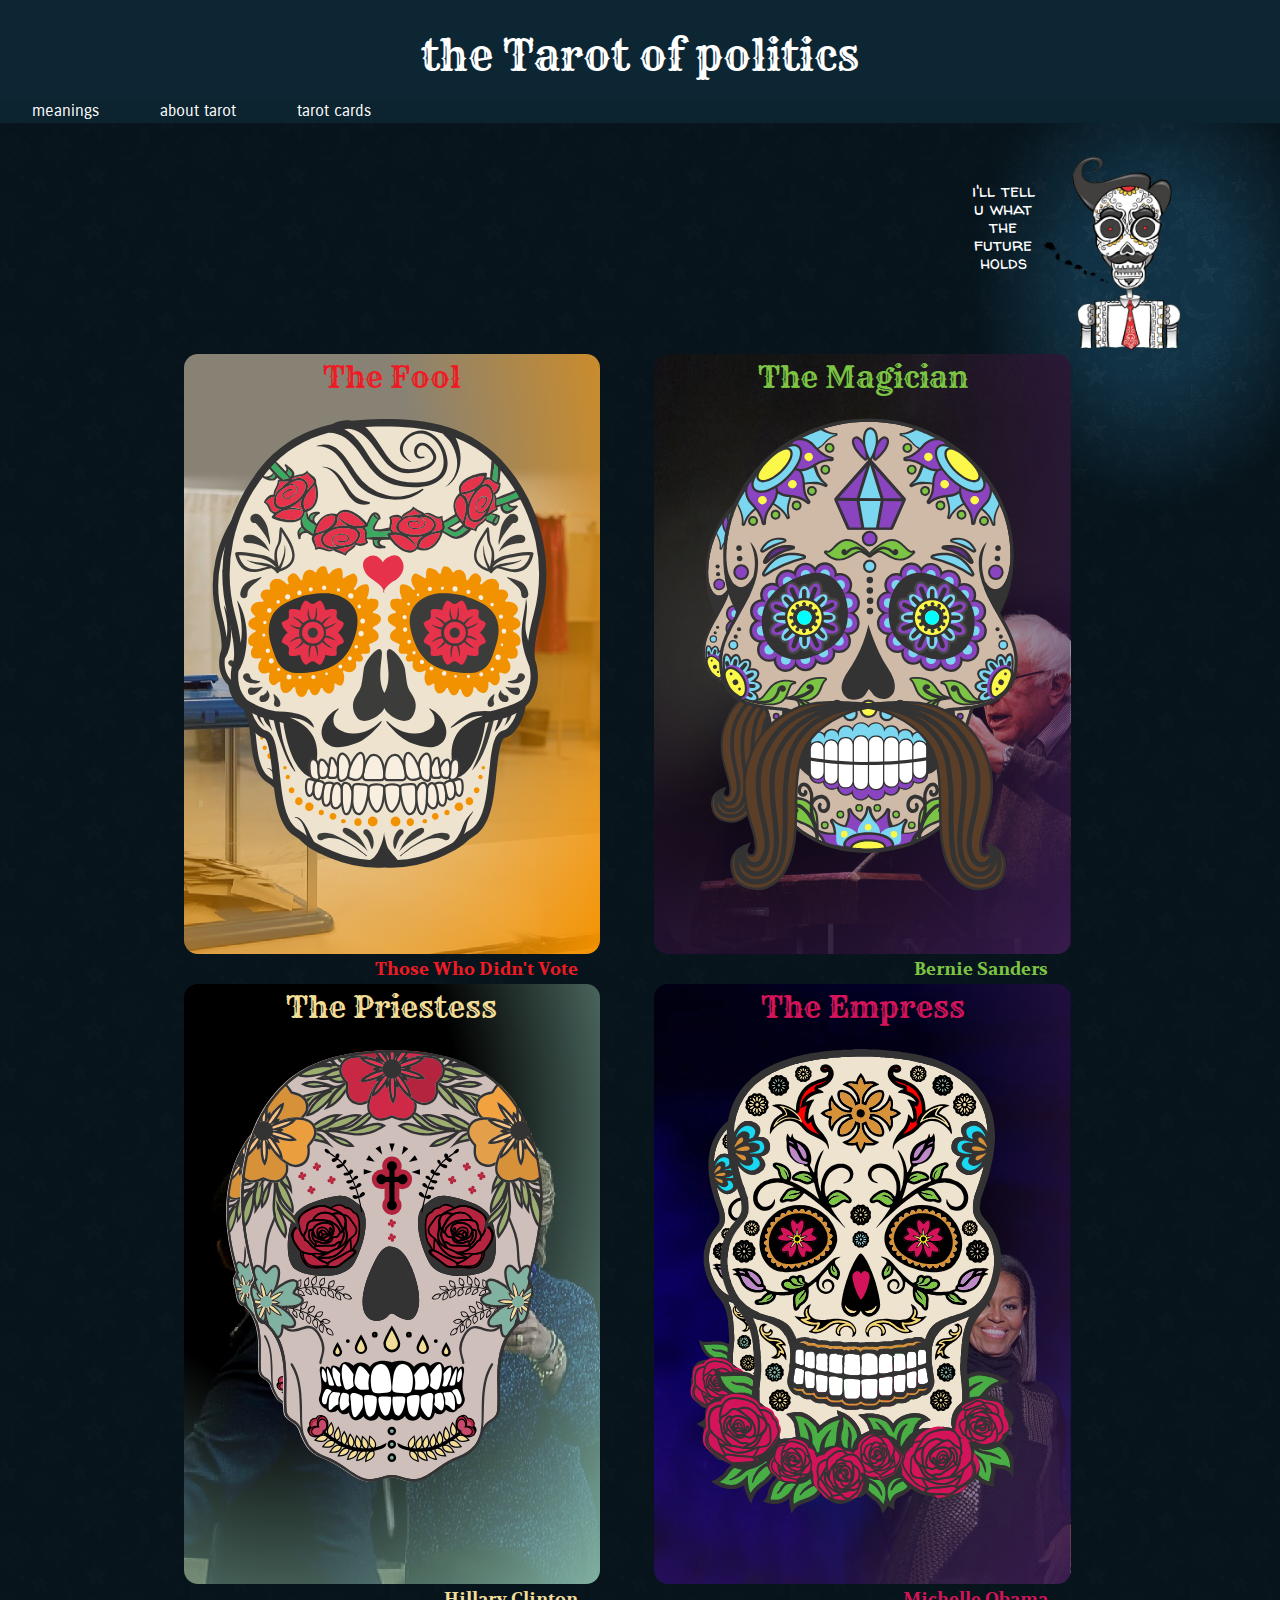
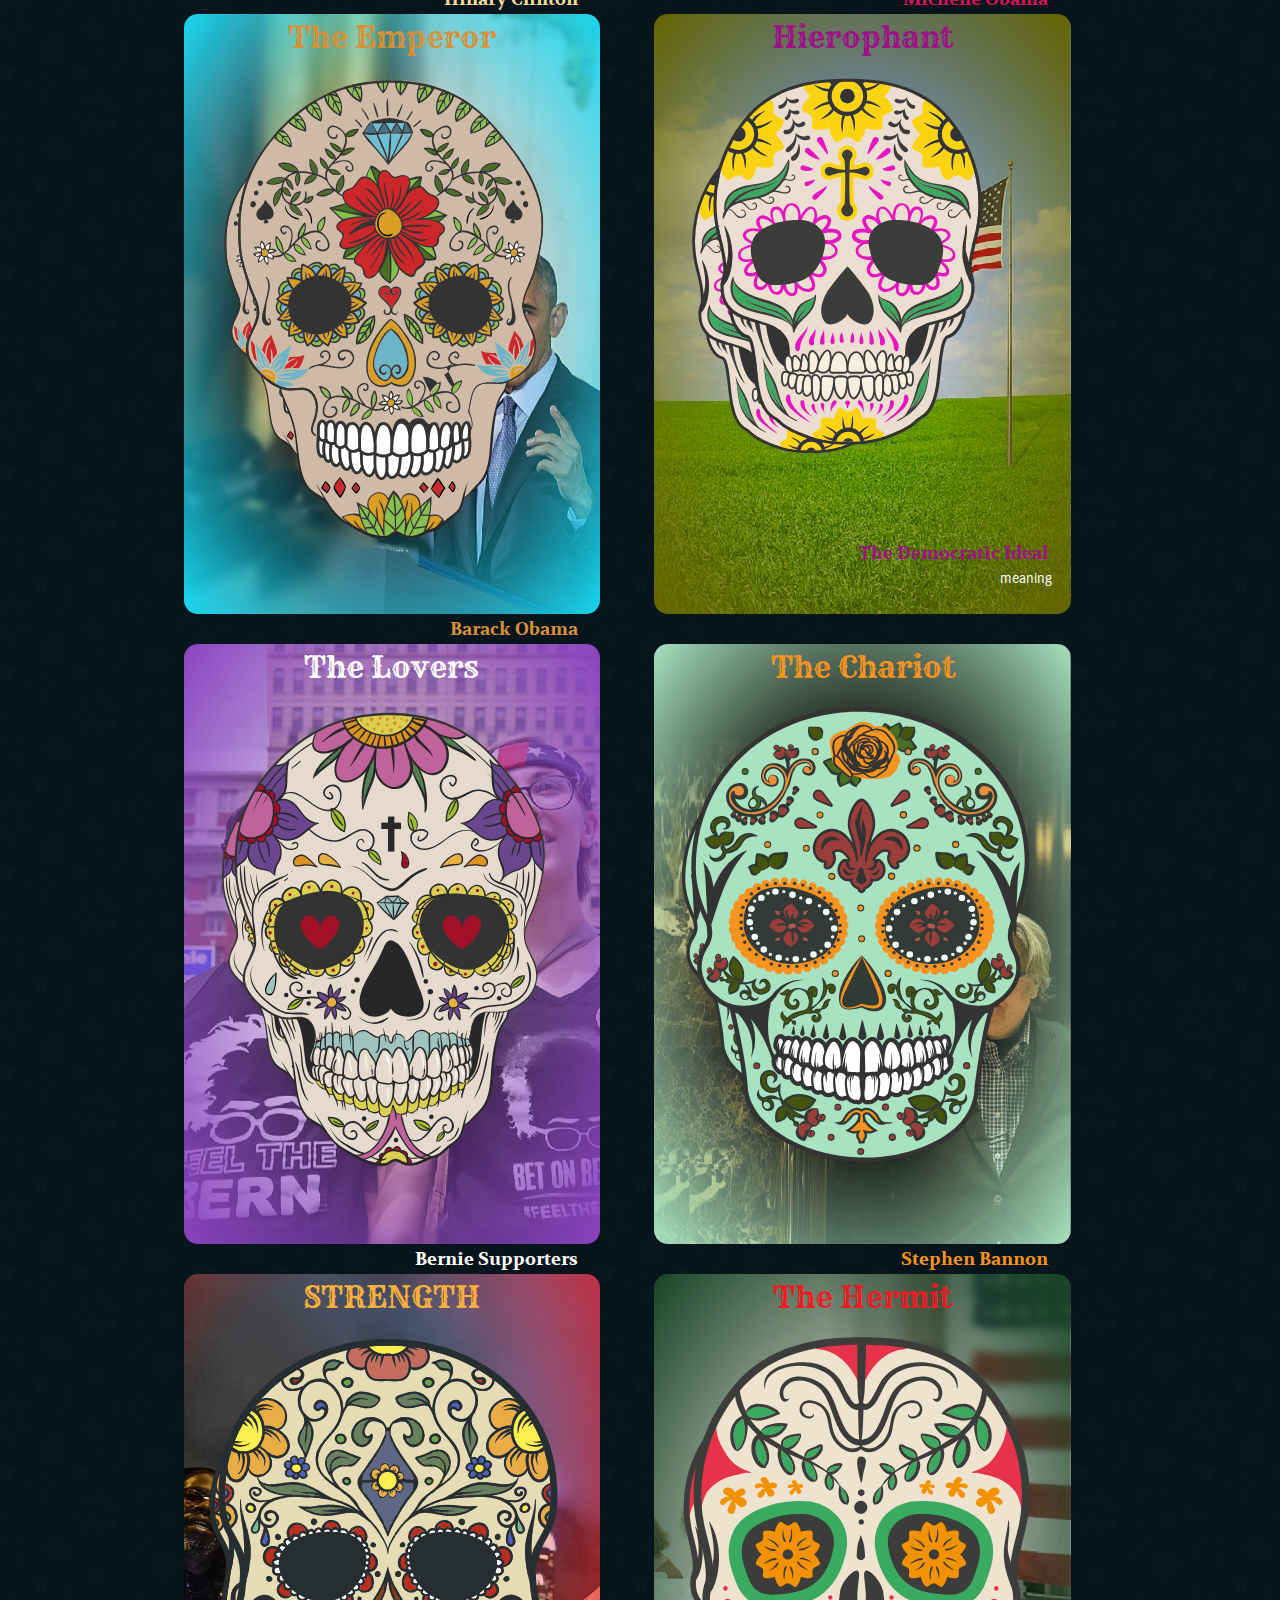
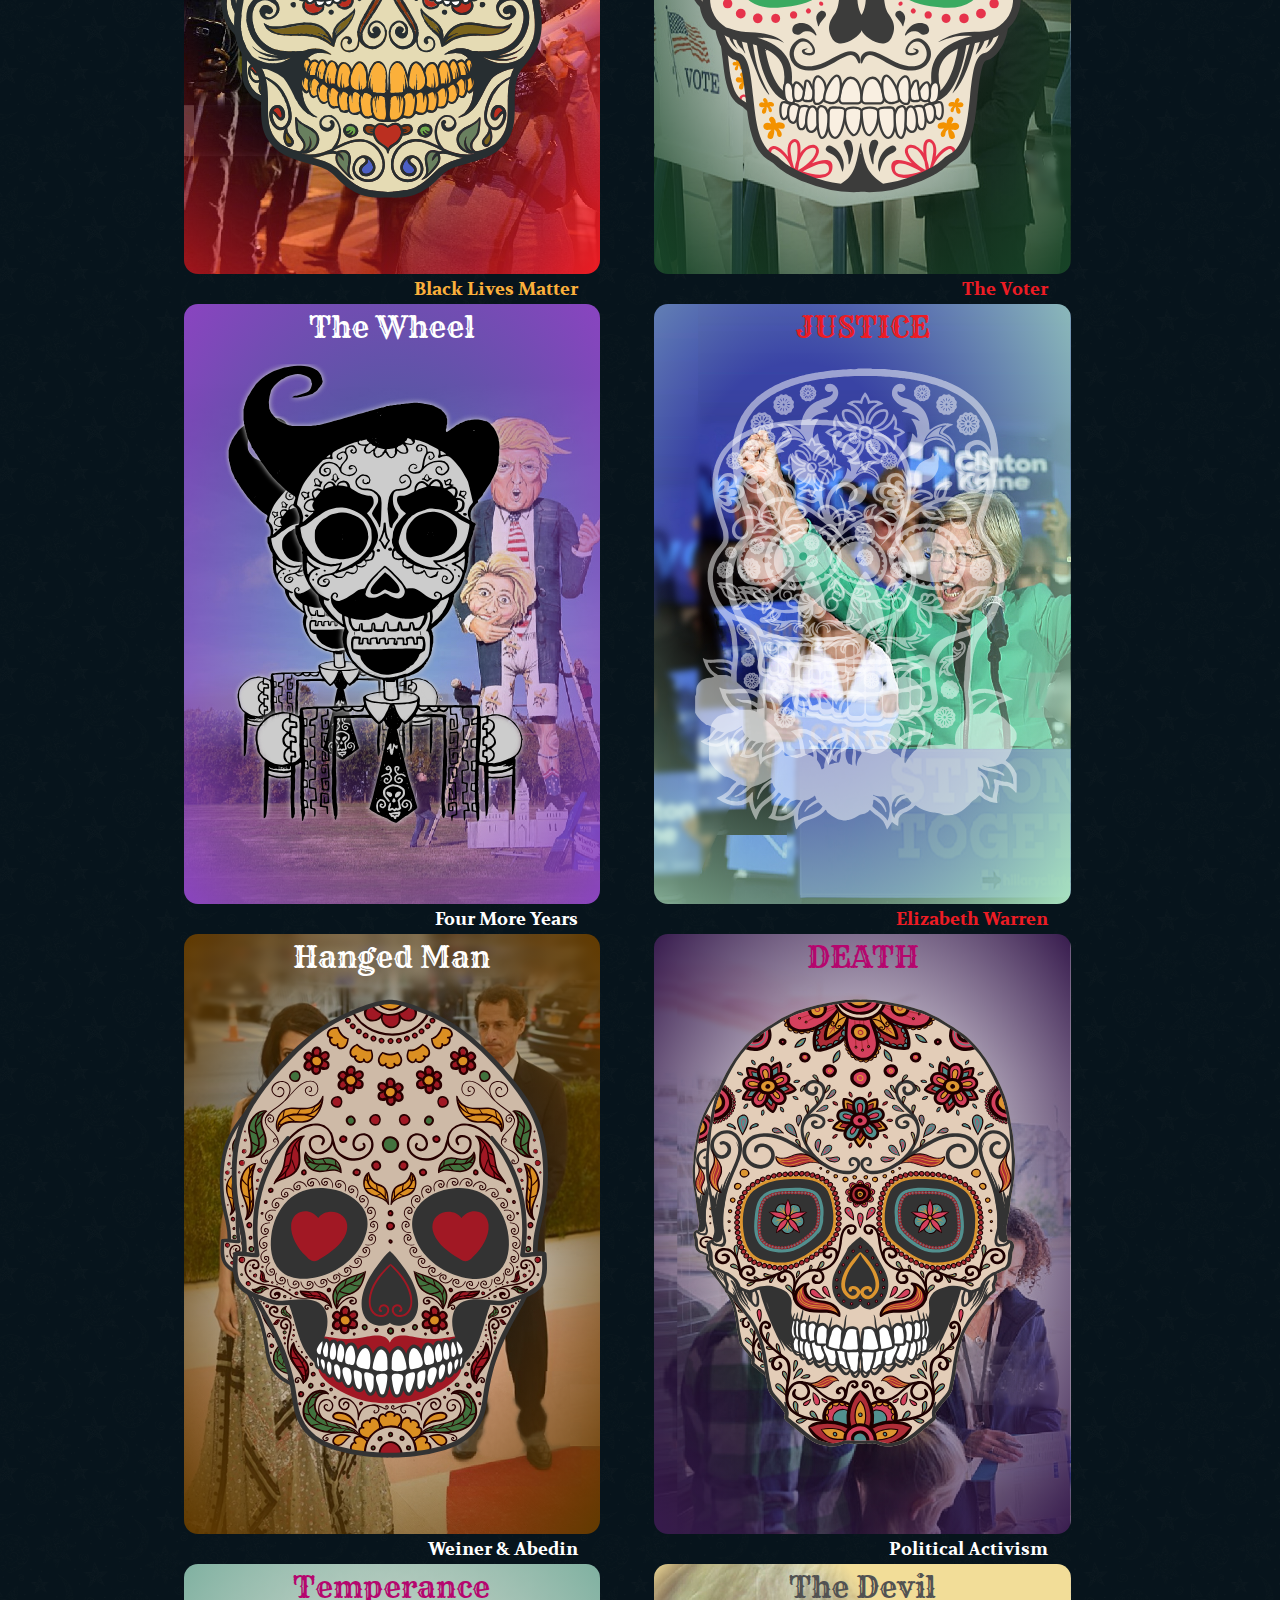
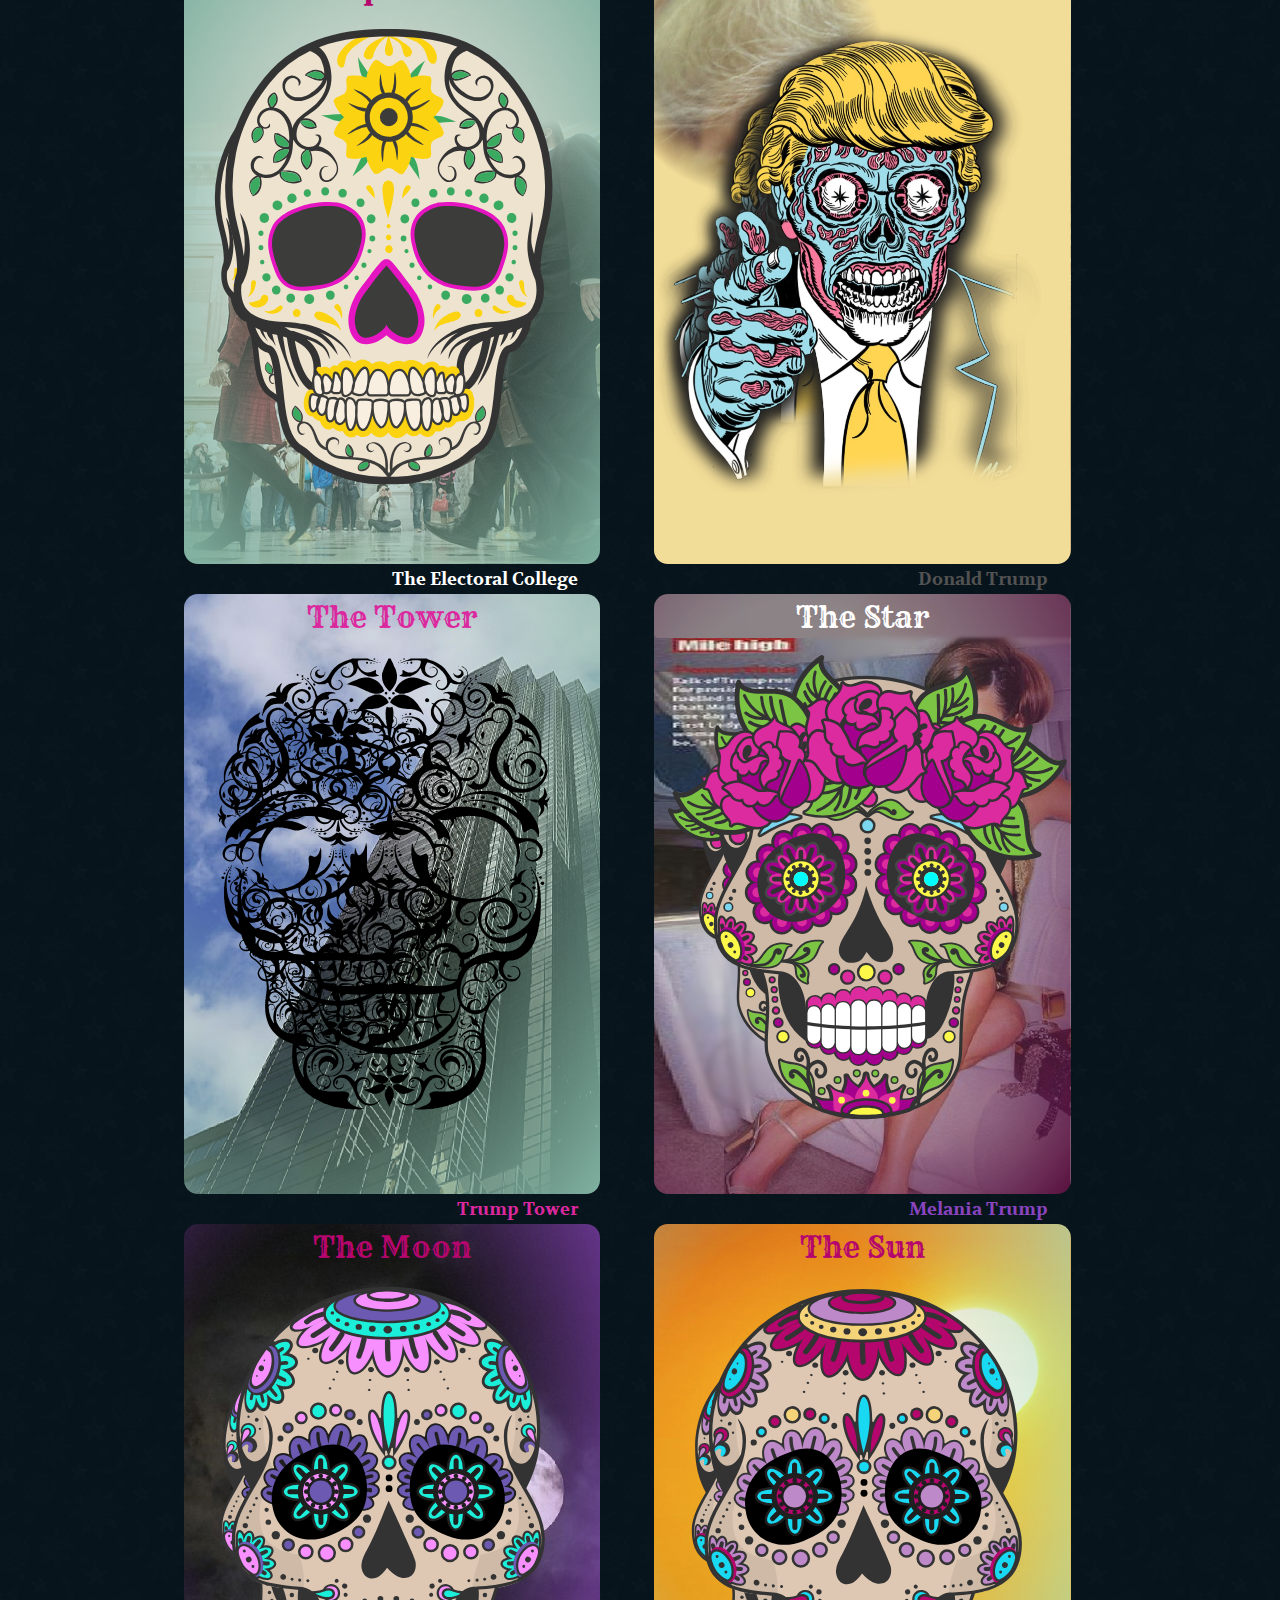
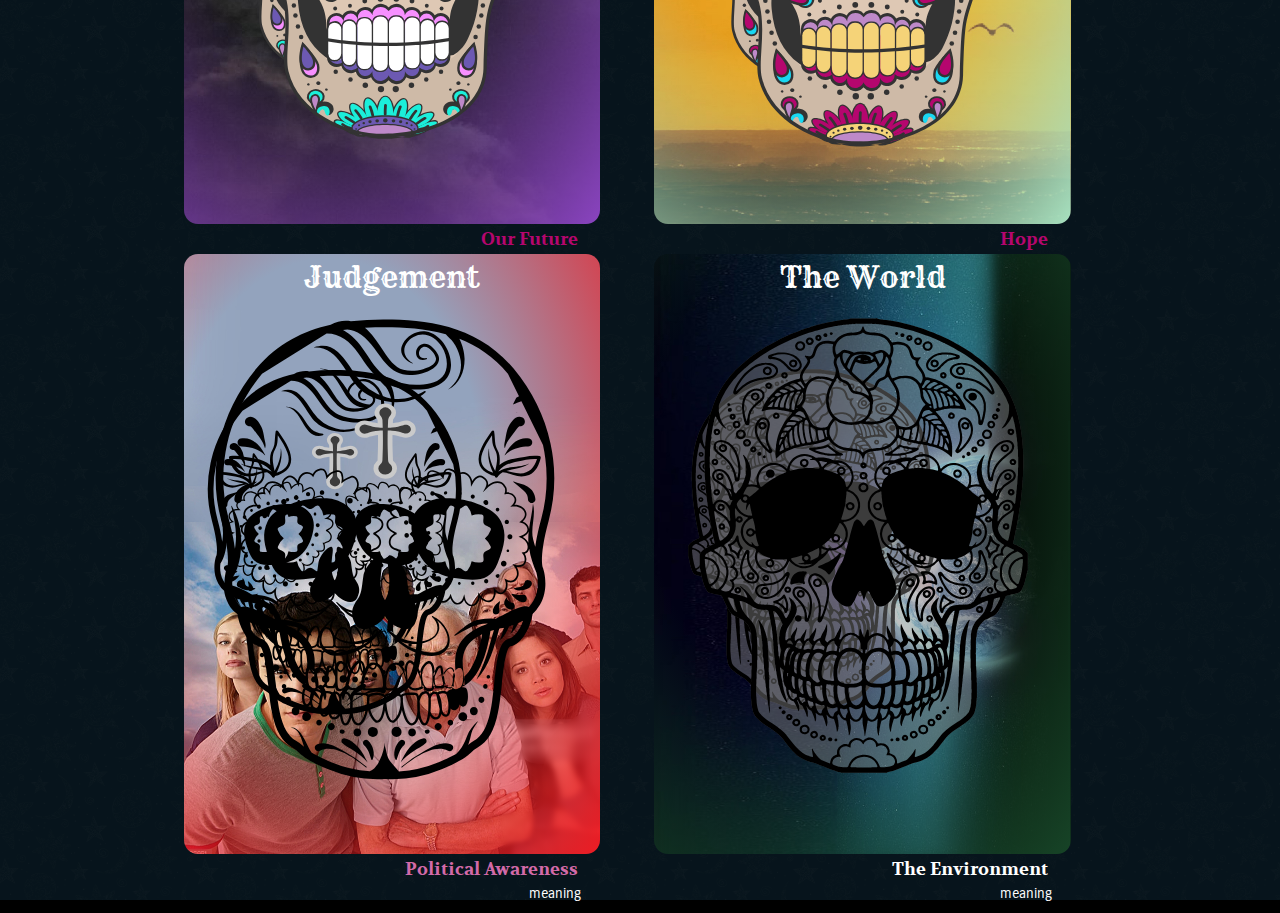
<file: index.html>
<!DOCTYPE html>
<html>
  <head>
    <meta charset="utf-8">
    <link rel="stylesheet" type="text/css" href="css/app.css">
    <title>the Tarot of politics</title>
  </head>
  <body>
    <div class="main">
<!-- ***BEGIN NAV*** -->
      <section class="nav-row">
        <div class="nav-head">
          <h1>the Tarot of politics</h1>
        </div>
        <div class="nav-links">
          <ul>
            <li><a href="#">meanings</a></li>
            <li><a href="#">about tarot</a></li>
            <li><a href="#">tarot cards</a></li>
          </ul>
        </div>
      </section>
<!-- ***BEGIN CARDS*** -->
      <section class="headerCards-row">
        <div class="headerCards">
            <h3 class="mrMuert">i'll tell u what the future holds</h3>
            <img class="mrMuertImg" src="imgs/mrMuert.png" alt="skeleton guide">
        </div>
        <div class="cards4Wrapper">
          <article class="card-1">
            <h2>The Fool</h2>
            <img src="imgs/sk1-fool.svg" alt="skull">
            <h5>Those Who Didn't Vote</h5>
            <p><span class="meaning"><a href="#">meaning</a></span></p>
          </article>
          <article class="card-2">
            <h2>The Magician</h2>
            <img src="imgs/sk1-magician.svg" alt="skull">
            <h5>Bernie Sanders</h5>
            <p><span class="meaning"><a href="#">meaning</a></span></p>
          </article>
          <article class="card-3">
            <h2>The Priestess</h2>
            <img src="imgs/sk1-priestess.svg" alt="skull">
            <h5>Hillary Clinton</h5>
            <p><span class="meaning"><a href="#">meaning</a></span></p>
          </article>
          <article class="card-4">
            <h2>The Empress</h2>
            <img src="imgs/sk1-empress.svg" alt="skull">
            <h5>Michelle Obama</h5>
            <p><span class="meaning"><a href="#">meaning</a></span></p>
          </article>
        </div>


        <div class="cards4Wrapper">
          <article class="card-5">
            <h2>The Emperor</h2>
            <img src="imgs/sk1-emperor.svg" alt="skull">
            <h5>Barack Obama</h5>
            <p><span class="meaning"><a href="#">meaning</a></span></p>
          </article>
          <article class="card-6">
            <h2>Hierophant</h2>
            <img src="imgs/sk1-hierophant.svg" alt="skull">
            <h5>The Democratic Ideal</h5>
            <p><span class="meaning"><a href="#">meaning</a></span></p>
          </article>
          <article class="card-7">
            <h2>The Lovers</h2>
            <img src="imgs/sk1-lovers.svg" alt="skull">
            <h5>Bernie Supporters</h5>
            <p><span class="meaning"><a href="#">meaning</a></span></p>
          </article>
          <article class="card-8">
            <h2>The Chariot</h2>
            <img src="imgs/sk1-chariot.svg" alt="skull">
            <h5>Stephen Bannon</h5>
            <p><span class="meaning"><a href="#">meaning</a></span></p>
          </article>
        </div>
        <div class="cards4Wrapper">
          <article class="card-9">
            <h2>STRENGTH</h2>
            <img src="imgs/sk1-strength.svg" alt="skull">
            <h5>Black Lives Matter</h5>
            <p><span class="meaning"><a href="#">meaning</a></span></p>
          </article>
          <article class="card-10">
            <h2>The Hermit</h2>
            <img src="imgs/sk1-hermit.svg" alt="skull">
            <h5>The Voter</h5>
            <p><span class="meaning"><a href="#">meaning</a></span></p>
          </article>
          <article class="card-11">
            <h2>The Wheel</h2>
            <img src="imgs/sk1-wheel.svg" alt="skull">
            <h5>Four More Years</h5>
            <p><span class="meaning"><a href="#">meaning</a></span></p>
          </article>
          <article class="card-12">
            <h2>JUSTICE</h2>
            <img src="imgs/sk1-justice.svg" alt="skull">
            <h5>Elizabeth Warren</h5>
            <p><span class="meaning"><a href="#">meaning</a></span></p>
          </article>
        </div>
        <div class="cards4Wrapper">
          <article class="card-13">
            <h2>Hanged Man</h2>
            <img src="imgs/sk1-hangedMan.svg" alt="skull">
            <h5>Weiner & Abedin</h5>
            <p><span class="meaning"><a href="#">meaning</a></span></p>
          </article>
          <article class="card-14">
            <h2>DEATH</h2>
            <img src="imgs/sk1-death.svg" alt="skull">
            <h5>Political Activism</h5>
            <p><span class="meaning"><a href="#">meaning</a></span></p>
          </article>
          <article class="card-15">
            <h2>Temperance</h2>
            <img src="imgs/sk1-temperance.svg" alt="skull">
            <h5>The Electoral College</h5>
            <p><span class="meaning"><a href="#">meaning</a></span></p>
          </article>
          <article class="card-16">
            <h2>The Devil</h2>
            <img src="imgs/sk1-devil.svg" alt="skull">
            <h5>Donald Trump</h5>
            <p><span class="meaning"><a href="#">meaning</a></span></p>
          </article>
        </div>
        <div class="cards4Wrapper">
          <article class="card-17">
            <h2>The Tower</h2>
            <img src="imgs/sk1-tower.svg" alt="skull">
            <h5>Trump Tower</h5>
            <p><span class="meaning"><a href="#">meaning</a></span></p>
          </article>
          <article class="card-18">
            <h2>The Star</h2>
            <img src="imgs/sk1-star.svg" alt="skull">
            <h5>Melania Trump</h5>
            <p><span class="meaning"><a href="#">meaning</a></span></p>
          </article>
          <article class="card-19">
            <h2>The Moon</h2>
            <img src="imgs/sk1-moon.svg" alt="skull">
            <h5>Our Future</h5>
            <p><span class="meaning"><a href="#">meaning</a></span></p>
          </article>
          <article class="card-20">
            <h2>The Sun</h2>
            <img src="imgs/sk1-sun.svg" alt="skull">
            <h5>Hope</h5>
            <p><span class="meaning"><a href="#">meaning</a></span></p>
          </article>
        </div>
        <div class="cards4Wrapper">
          <article class="card-21">
            <h2>Judgement</h2>
            <img src="imgs/sk1-judgement.svg" alt="skull">
            <h5>Political Awareness</h5>
            <p><span class="meaning"><a href="#">meaning</a></span></p>
          </article>
          <article class="card-22">
            <h2>The World</h2>
            <img src="imgs/sk1-world.svg" alt="skull">
            <h5>The Environment</h5>
            <p><span class="meaning"><a href="#">meaning</a></span></p>
          </article>
        </div>
      </section>
<!-- ***END CARDS*** -->
    </div>
  </body>
</html>
</file>
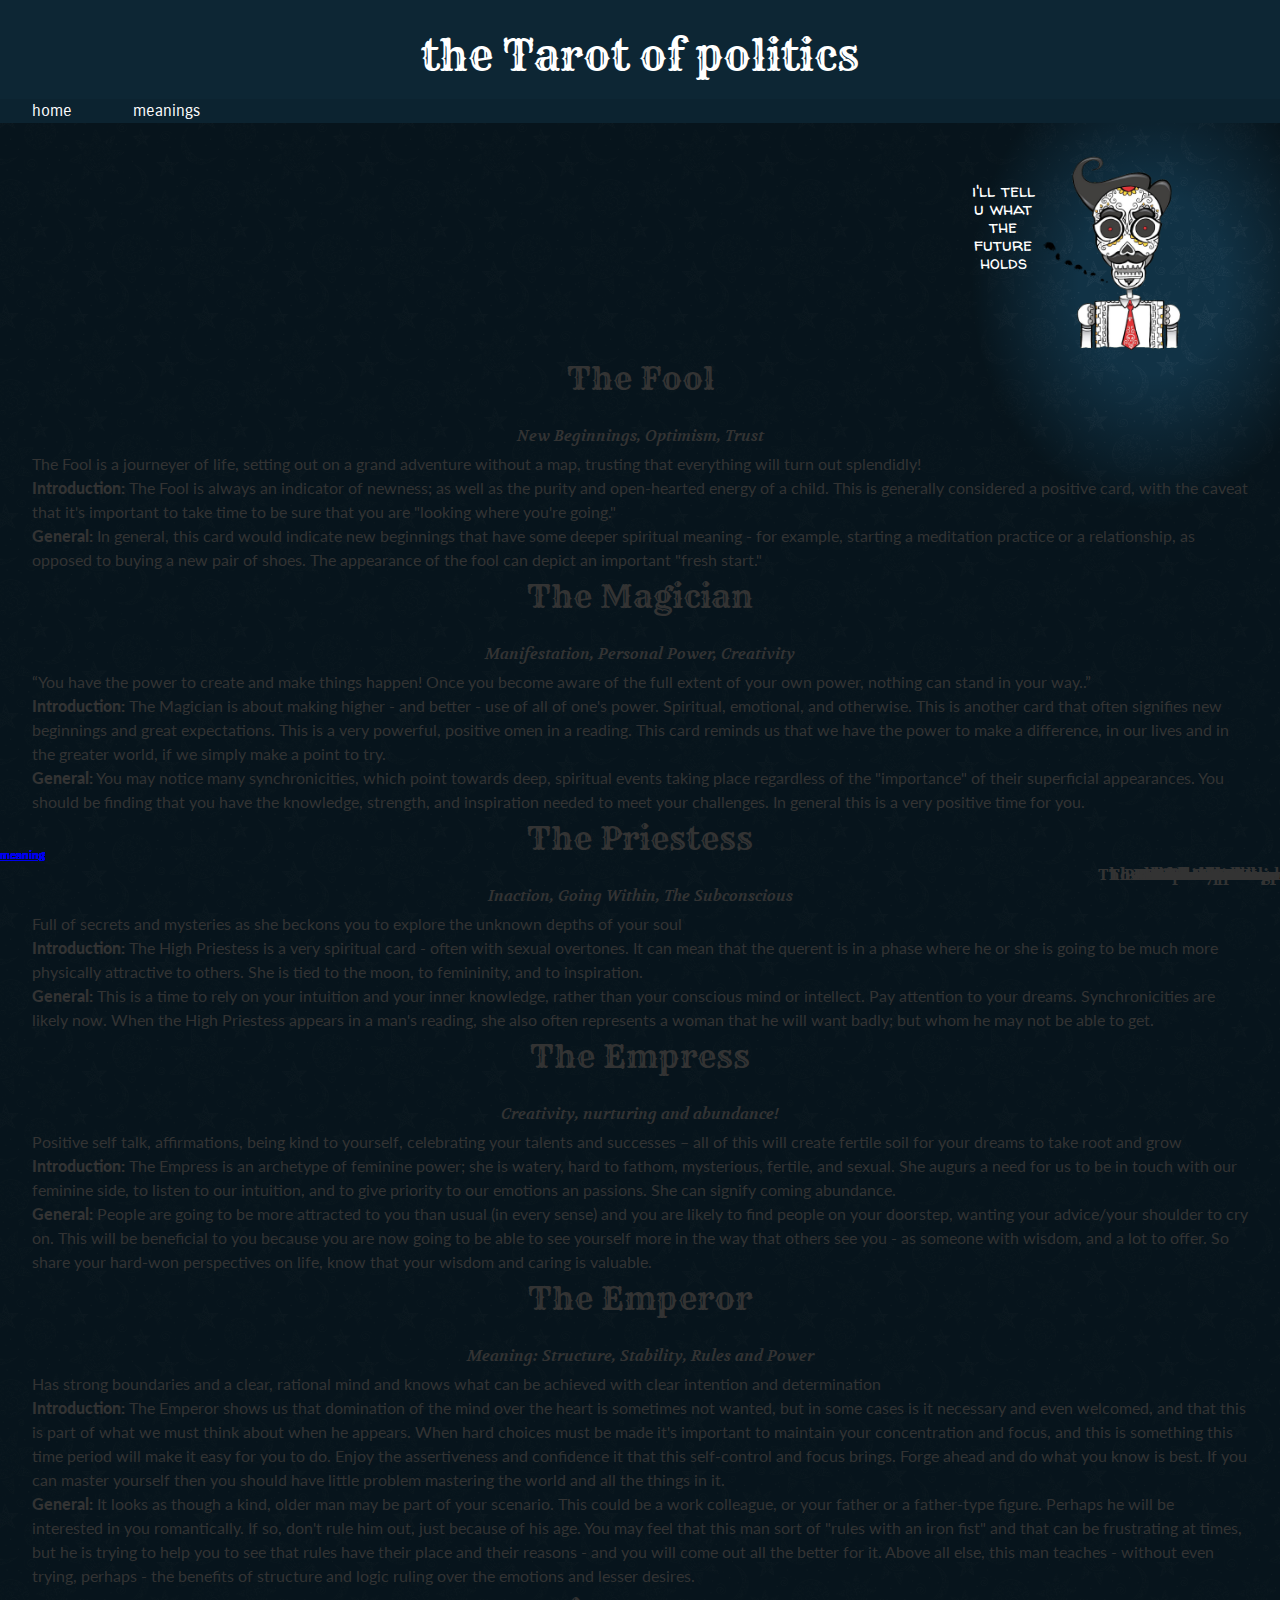
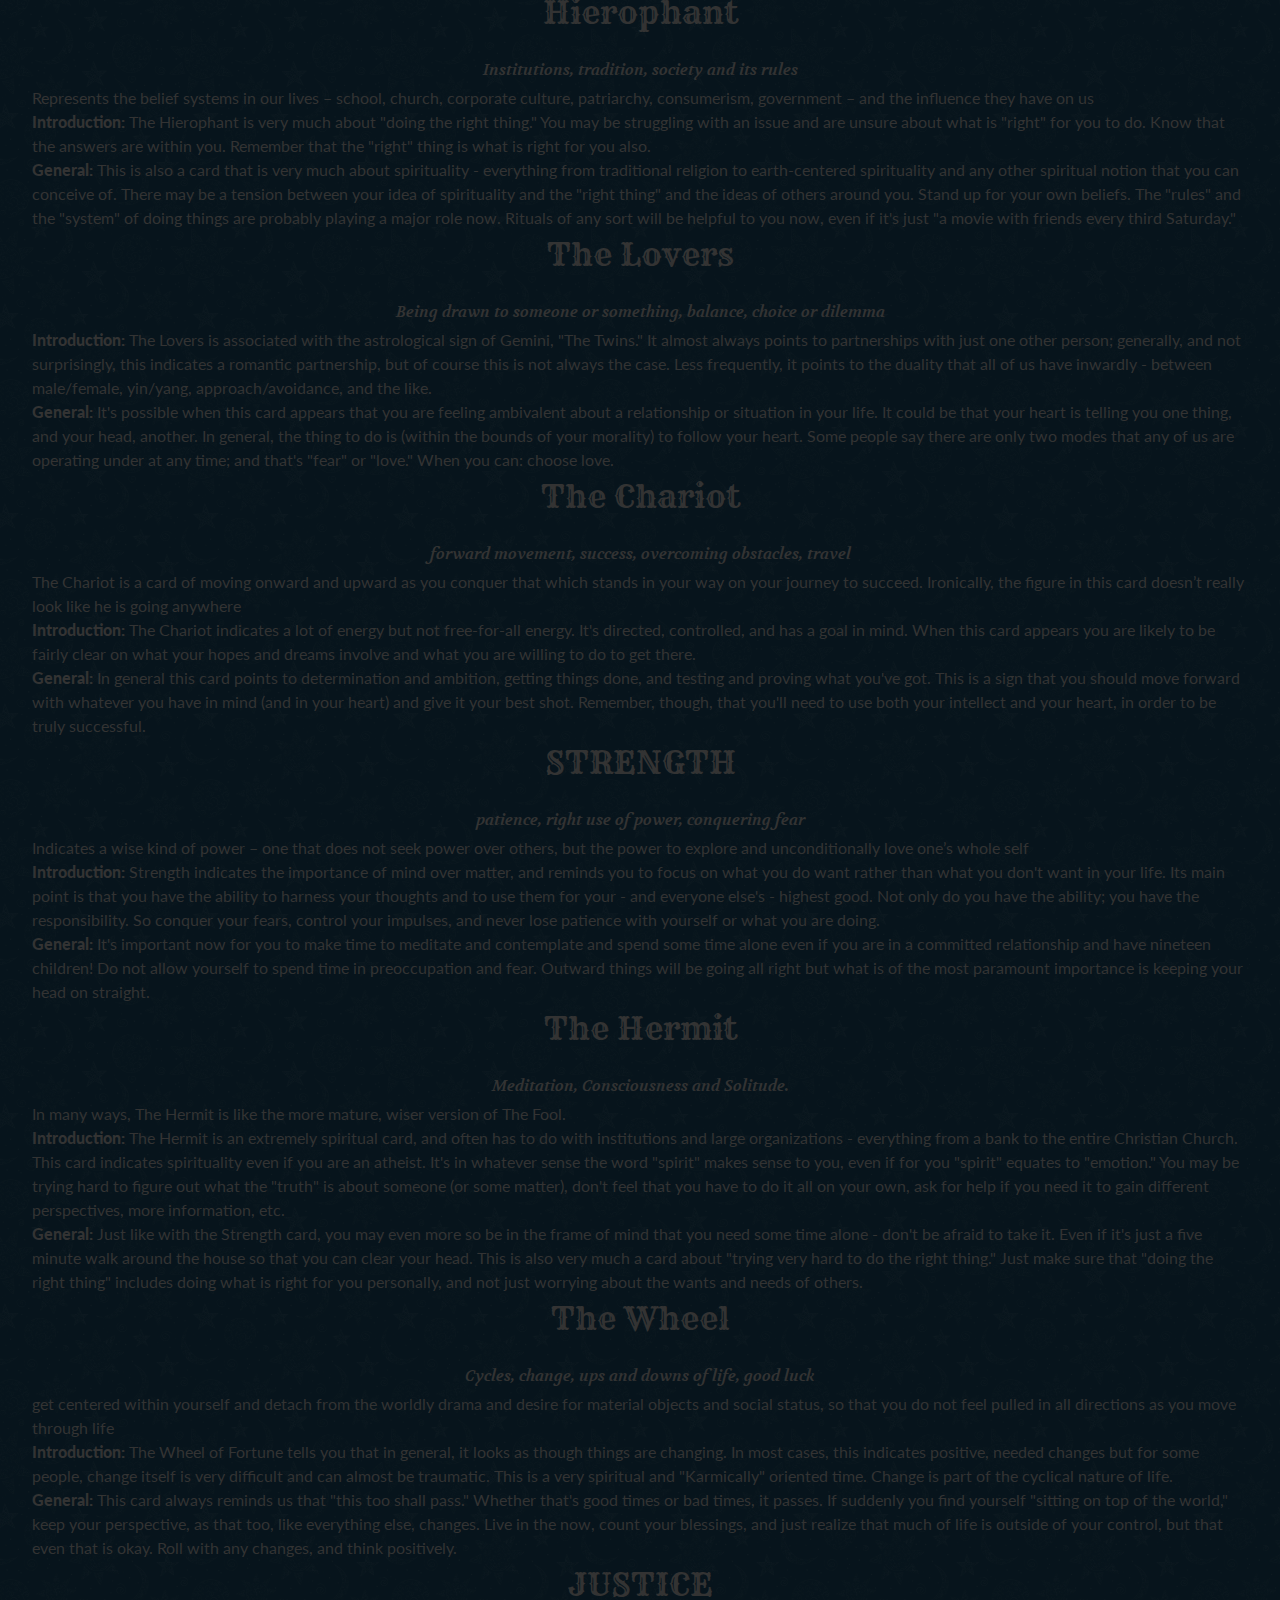
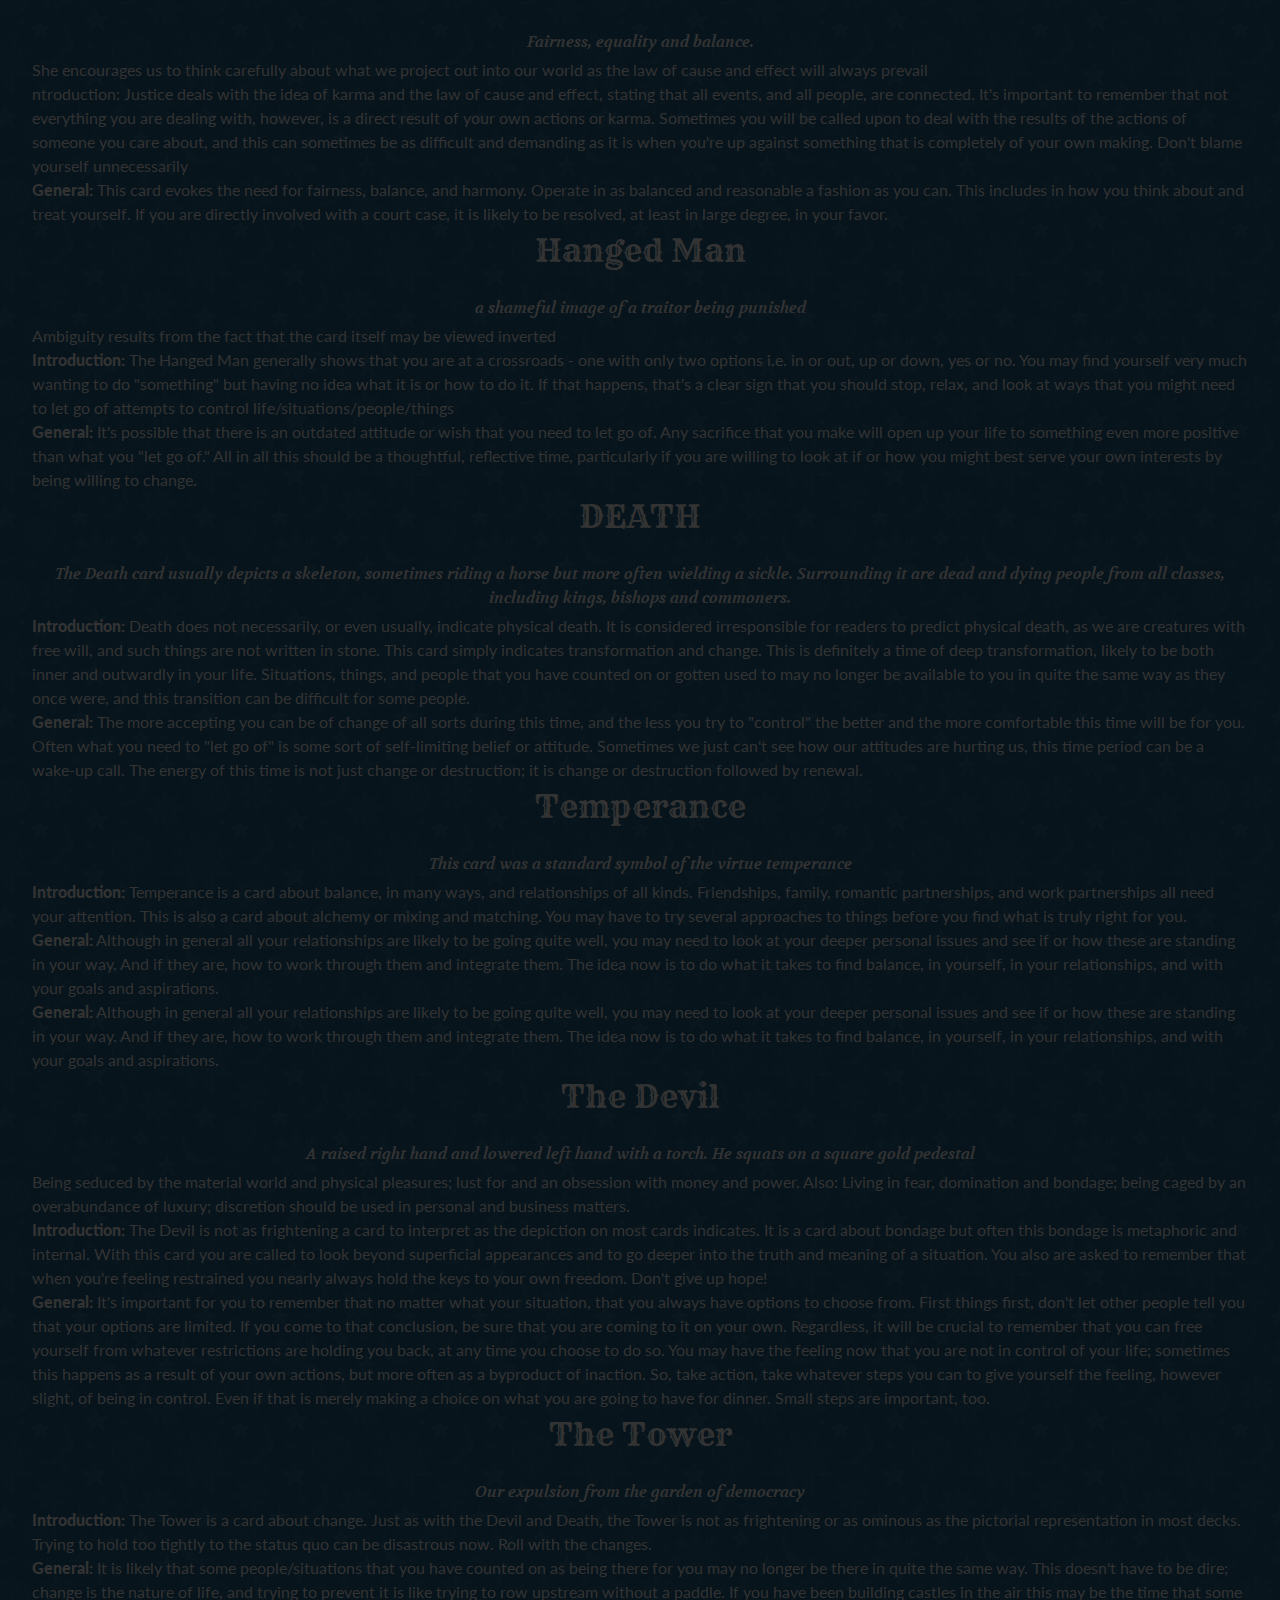
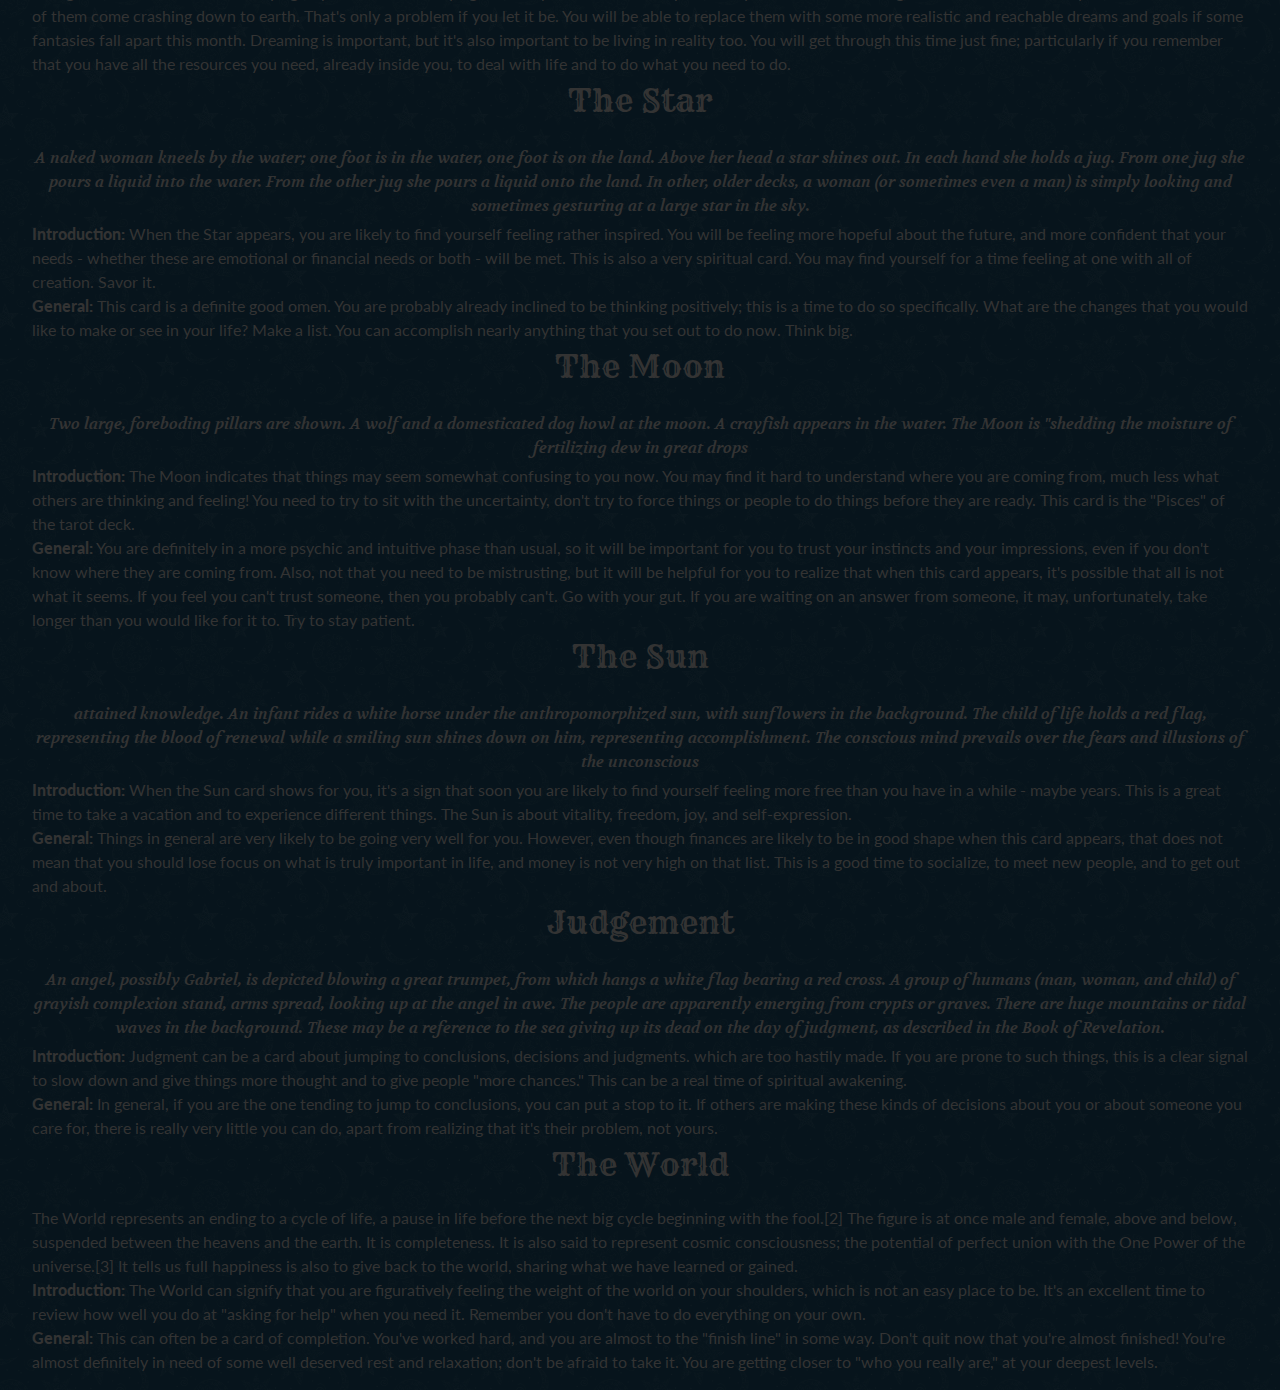
<file: meaning.html>
<!DOCTYPE html>
<html>
  <head>
    <meta charset="utf-8">
    <link rel="stylesheet" type="text/css" href="css/app.css">
    <title>the Tarot of politics</title>
  </head>
  <body>
    <div class="main">
<!-- ***BEGIN NAV*** -->
      <section class="nav-row">
        <div class="nav-head">
          <h1>the Tarot of politics</h1>
        </div>
        <div class="nav-links">
          <ul>
            <li><a href="index.html">home</a></li>
            <li><a href="meaning.html">meanings</a></li>
          </ul>
        </div>
      </section>
<!-- ***BEGIN CARDS*** -->
      <section class="headerCards-row">
        <div class="headerCards">
            <h3 class="mrMuert">i'll tell u what the future holds</h3>
            <img class="mrMuertImg" src="imgs/mrMuert.png" alt="skeleton guide">
        </div>
        <div class="cards4Wrapper-back">
          <article class="card-1-back">
            <h2>The Fool</h2>
            <div class="bottomCard">
              <span class="meaning"><a href="#">meaning</a></span><br>
              <h5>Those Who Didn't Vote</h5>
            </div>
            <div class="backOn regularText">
              <p class="define">New Beginnings, Optimism, Trust</p>
              <p>The Fool is a journeyer of life, setting out on a grand adventure without a map, trusting that everything will turn out splendidly!</p>
              <p><span class="bold">Introduction:</span> The Fool is always an indicator of newness; as well as the purity and open-hearted energy of a child. This is generally considered a positive card, with the caveat that it's important to take time to be sure that you are "looking where you're going."</p>
              <p><span class="bold">General:</span> In general, this card would indicate new beginnings that have some deeper spiritual meaning - for example, starting a meditation practice or a relationship, as opposed to buying a new pair of shoes. The appearance of the fool can depict an important "fresh start."</p>
            </div>
          </article>
          <article class="card-2-back">
            <h2>The Magician</h2>
            <div class="bottomCard">
              <span class="meaning"><a href="#">meaning</a></span><br>
              <h5>Bernie Sanders</h5>
            </div>
            <div class="backOn regularText">
              <p class="define"> Manifestation, Personal Power, Creativity</p>
              <p>“You have the power to create and make things happen! Once you become aware of the full extent of your own power, nothing can stand in your way..”</p>
              <p><span class="bold">Introduction:</span> The Magician is about making higher - and better - use of all of one's power. Spiritual, emotional, and otherwise. This is another card that often signifies new beginnings and great expectations. This is a very powerful, positive omen in a reading. This card reminds us that we have the power to make a difference, in our lives and in the greater world, if we simply make a point to try.</p>
              <p><span class="bold">General:</span> You may notice many synchronicities, which point towards deep, spiritual events taking place regardless of the "importance" of their superficial appearances. You should be finding that you have the knowledge, strength, and inspiration needed to meet your challenges. In general this is a very positive time for you.</p>
            </div>
          </article>
          <article "card-3-back">
            <h2>The Priestess</h2>
            <div class="bottomCard">
              <span class="meaning"><a href="#">meaning</a></span><br>
              <h5>Hillary Clinton</h5>
            </div>
            <div class="backOn regularText">
              <p class="define"> Inaction, Going Within, The Subconscious</p>
              <p>Full of secrets and mysteries as she beckons you to explore the unknown depths of your soul</p>
              <p><span class="bold">Introduction:</span> The High Priestess is a very spiritual card - often with sexual overtones. It can mean that the querent is in a phase where he or she is going to be much more physically attractive to others. She is tied to the moon, to femininity, and to inspiration.</p>
              <p><span class="bold">General:</span> This is a time to rely on your intuition and your inner knowledge, rather than your conscious mind or intellect. Pay attention to your dreams. Synchronicities are likely now. When the High Priestess appears in a man's reading, she also often represents a woman that he will want badly; but whom he may not be able to get.</p>
            </div>
          </article>
          <article "card-4-back">
            <h2>The Empress</h2>
            <div class="bottomCard">
              <span class="meaning"><a href="#">meaning</a></span><br>
              <h5>Michelle Obama</h5>
            </div>
            <div class="backOn regularText">
              <p class="define"> Creativity, nurturing and abundance!</p>
              <p>Positive self talk, affirmations, being kind to yourself, celebrating your talents and successes – all of this will create fertile soil for your dreams to take root and grow</p>
              <p><span class="bold">Introduction:</span> The Empress is an archetype of feminine power; she is watery, hard to fathom, mysterious, fertile, and sexual. She augurs a need for us to be in touch with our feminine side, to listen to our intuition, and to give priority to our emotions an passions. She can signify coming abundance.</p>
              <p><span class="bold">General:</span> People are going to be more attracted to you than usual (in every sense) and you are likely to find people on your doorstep, wanting your advice/your shoulder to cry on. This will be beneficial to you because you are now going to be able to see yourself more in the way that others see you - as someone with wisdom, and a lot to offer. So share your hard-won perspectives on life, know that your wisdom and caring is valuable.</p>
            </div>
          </article>
          <article "card-5-back">
            <h2>The Emperor</h2>
            <div class="bottomCard">
              <span class="meaning"><a href="#">meaning</a></span><br>
              <h5>Barack Obama</h5>
            </div>
            <div class="backOn regularText">
              <p class="define">Meaning: Structure, Stability, Rules and Power</p>
              <p>Has strong boundaries and a clear, rational mind and knows what can be achieved with clear intention and determination</p>
              <p><span class="bold">Introduction:</span> The Emperor shows us that domination of the mind over the heart is sometimes not wanted, but in some cases is it necessary and even welcomed, and that this is part of what we must think about when he appears. When hard choices must be made it's important to maintain your concentration and focus, and this is something this time period will make it easy for you to do. Enjoy the assertiveness and confidence it that this self-control and focus brings. Forge ahead and do what you know is best. If you can master yourself then you should have little problem mastering the world and all the things in it.</p>
              <p><span class="bold">General:</span> It looks as though a kind, older man may be part of your scenario. This could be a work colleague, or your father or a father-type figure. Perhaps he will be interested in you romantically. If so, don't rule him out, just because of his age. You may feel that this man sort of "rules with an iron fist" and that can be frustrating at times, but he is trying to help you to see that rules have their place and their reasons - and you will come out all the better for it. Above all else, this man teaches - without even trying, perhaps - the benefits of structure and logic ruling over the emotions and lesser desires.</p>
            </div>
          </article>
          <article "card-6-back">
            <h2>Hierophant</h2>
            <div class="bottomCard">
              <span class="meaning"><a href="#">meaning</a></span><br>
              <h5>The Democratic Ideal</h5>
            </div>
            <div class="backOn regularText">
              <p class="define">Institutions, tradition, society and its rules</p>
              <p>Represents the belief systems in our lives – school, church, corporate culture, patriarchy, consumerism, government – and the influence they have on us</p>
              <p><span class="bold">Introduction:</span> The Hierophant is very much about "doing the right thing." You may be struggling with an issue and are unsure about what is "right" for you to do. Know that the answers are within you. Remember that the "right" thing is what is right for you also.</p>
              <p><span class="bold">General:</span> This is also a card that is very much about spirituality - everything from traditional religion to earth-centered spirituality and any other spiritual notion that you can conceive of. There may be a tension between your idea of spirituality and the "right thing" and the ideas of others around you. Stand up for your own beliefs. The "rules" and the "system" of doing things are probably playing a major role now. Rituals of any sort will be helpful to you now, even if it's just "a movie with friends every third Saturday."</p>
            </div>
          </article>
          <article "card-7-back">
            <h2>The Lovers</h2>
            <div class="bottomCard">
              <span class="meaning"><a href="#">meaning</a></span><br>
              <h5>Bernie Supporters</h5>
            </div>
            <div class="backOn regularText">
              <p class="define"> Being drawn to someone or something, balance, choice or dilemma</p>
              <p><span class="bold">Introduction:</span> The Lovers is associated with the astrological sign of Gemini, "The Twins." It almost always points to partnerships with just one other person; generally, and not surprisingly, this indicates a romantic partnership, but of course this is not always the case. Less frequently, it points to the duality that all of us have inwardly - between male/female, yin/yang, approach/avoidance, and the like.</p>
              <p><span class="bold">General:</span> It's possible when this card appears that you are feeling ambivalent about a relationship or situation in your life. It could be that your heart is telling you one thing, and your head, another. In general, the thing to do is (within the bounds of your morality) to follow your heart. Some people say there are only two modes that any of us are operating under at any time; and that's "fear" or "love." When you can: choose love.</p>
            </div>
          </article>
          <article "card-8-back">
            <h2>The Chariot</h2>
            <div class="bottomCard">
              <span class="meaning"><a href="#">meaning</a></span><br>
              <h5>Stephen Bannon</h5>
            </div>
            <div class="backOn regularText">
              <p class="define"> forward movement, success, overcoming obstacles, travel</p>
              <p>The Chariot is a card of moving onward and upward as you conquer that which stands in your way on your journey to succeed. Ironically, the figure in this card doesn’t really look like he is going anywhere</p>
              <p><span class="bold">Introduction:</span> The Chariot indicates a lot of energy but not free-for-all energy. It's directed, controlled, and has a goal in mind. When this card appears you are likely to be fairly clear on what your hopes and dreams involve and what you are willing to do to get there.</p>
              <p><span class="bold">General:</span> In general this card points to determination and ambition, getting things done, and testing and proving what you've got. This is a sign that you should move forward with whatever you have in mind (and in your heart) and give it your best shot. Remember, though, that you'll need to use both your intellect and your heart, in order to be truly successful.</p>
            </div>
          </article>
          <article "card-9-back">
            <h2>STRENGTH</h2>
            <div class="bottomCard">
              <span class="meaning"><a href="#">meaning</a></span><br>
              <h5>Black Lives Matter</h5>
            </div>
            <div class="backOn regularText">
              <p class="define"> patience, right use of power, conquering fear</p>
              <p>Indicates a wise kind of power – one that does not seek power over others, but the power to explore and unconditionally love one’s whole self</p>
              <p><span class="bold">Introduction:</span> Strength indicates the importance of mind over matter, and reminds you to focus on what you do want rather than what you don't want in your life. Its main point is that you have the ability to harness your thoughts and to use them for your - and everyone else's - highest good. Not only do you have the ability; you have the responsibility. So conquer your fears, control your impulses, and never lose patience with yourself or what you are doing.</p>
              <p><span class="bold">General:</span> It's important now for you to make time to meditate and contemplate and spend some time alone even if you are in a committed relationship and have nineteen children! Do not allow yourself to spend time in preoccupation and fear. Outward things will be going all right but what is of the most paramount importance is keeping your head on straight.</p>
            </div>
          </article>
          <article "card-10-back">
            <h2>The Hermit</h2>
            <div class="bottomCard">
              <span class="meaning"><a href="#">meaning</a></span><br>
              <h5>The Voter</h5>
            </div>
            <div class="backOn regularText">
              <p class="define"> Meditation, Consciousness and Solitude.</p>
              <p>In many ways, The Hermit is like the more mature, wiser version of The Fool.</p>
              <p><span class="bold">Introduction:</span> The Hermit is an extremely spiritual card, and often has to do with institutions and large organizations - everything from a bank to the entire Christian Church. This card indicates spirituality even if you are an atheist. It's in whatever sense the word "spirit" makes sense to you, even if for you "spirit" equates to "emotion." You may be trying hard to figure out what the "truth" is about someone (or some matter), don't feel that you have to do it all on your own, ask for help if you need it to gain different perspectives, more information, etc.</p>
              <p><span class="bold">General:</span> Just like with the Strength card, you may even more so be in the frame of mind that you need some time alone - don't be afraid to take it. Even if it's just a five minute walk around the house so that you can clear your head. This is also very much a card about "trying very hard to do the right thing." Just make sure that "doing the right thing" includes doing what is right for you personally, and not just worrying about the wants and needs of others.</p>
            </div>
          </article>
          <article "card-11-back">
            <h2>The Wheel</h2>
            <div class="bottomCard">
              <span class="meaning"><a href="#">meaning</a></span><br>
              <h5>Four More Years</h5>
            </div>
            <div class="backOn regularText">
              <p class="define"> Cycles, change, ups and downs of life, good luck</p>
              <p>get centered within yourself and detach from the worldly drama and desire for material objects and social status, so that you do not feel pulled in all directions as you move through life</p>
              <p><span class="bold">Introduction:</span> The Wheel of Fortune tells you that in general, it looks as though things are changing. In most cases, this indicates positive, needed changes but for some people, change itself is very difficult and can almost be traumatic. This is a very spiritual and "Karmically" oriented time. Change is part of the cyclical nature of life.</p>
              <p><span class="bold">General:</span> This card always reminds us that "this too shall pass." Whether that's good times or bad times, it passes. If suddenly you find yourself "sitting on top of the world," keep your perspective, as that too, like everything else, changes. Live in the now, count your blessings, and just realize that much of life is outside of your control, but that even that is okay. Roll with any changes, and think positively.</p>
            </div>
          </article>
          <article "card-12-back">
            <h2>JUSTICE</h2>
            <div class="bottomCard">
              <span class="meaning"><a href="#">meaning</a></span><br>
              <h5>Elizabeth Warren</h5>
            </div>
            <div class="backOn regularText">
              <p class="define"> Fairness, equality and balance.</p>
              <p>She encourages us to think carefully about what we project out into our world as the law of cause and effect will always prevail</p>
              <p>ntroduction: Justice deals with the idea of karma and the law of cause and effect, stating that all events, and all people, are connected. It's important to remember that not everything you are dealing with, however, is a direct result of your own actions or karma. Sometimes you will be called upon to deal with the results of the actions of someone you care about, and this can sometimes be as difficult and demanding as it is when you're up against something that is completely of your own making. Don't blame yourself unnecessarily</p>
              <p><span class="bold">General:</span> This card evokes the need for fairness, balance, and harmony. Operate in as balanced and reasonable a fashion as you can. This includes in how you think about and treat yourself. If you are directly involved with a court case, it is likely to be resolved, at least in large degree, in your favor.</p>
            </div>
          </article>
          <article "card-13-back">
            <h2>Hanged Man</h2>
            <div class="bottomCard">
              <span class="meaning"><a href="#">meaning</a></span><br>
              <h5>Weiner & Abedin</h5>
            </div>
            <div class="backOn regularText">
              <p class="define"> a shameful image of a traitor being punished</p>
              <p>Ambiguity results from the fact that the card itself may be viewed inverted</p>
              <p><span class="bold">Introduction:</span> The Hanged Man generally shows that you are at a crossroads - one with only two options i.e. in or out, up or down, yes or no. You may find yourself very much wanting to do "something" but having no idea what it is or how to do it. If that happens, that's a clear sign that you should stop, relax, and look at ways that you might need to let go of attempts to control life/situations/people/things</p>
              <p><span class="bold">General:</span> It's possible that there is an outdated attitude or wish that you need to let go of. Any sacrifice that you make will open up your life to something even more positive than what you "let go of." All in all this should be a thoughtful, reflective time, particularly if you are willing to look at if or how you might best serve your own interests by being willing to change.</p>
            </div>
          </article>
          <article "card-14-back">
            <h2>DEATH</h2>
            <div class="bottomCard">
              <span class="meaning"><a href="#">meaning</a></span><br>
              <h5>Political Activism</h5>
            </div>
            <div class="backOn regularText">
              <p class="define">The Death card usually depicts a skeleton, sometimes riding a horse but more often wielding a sickle. Surrounding it are dead and dying people from all classes, including kings, bishops and commoners.</p>
              <p><span class="bold">Introduction:</span> Death does not necessarily, or even usually, indicate physical death. It is considered irresponsible for readers to predict physical death, as we are creatures with free will, and such things are not written in stone. This card simply indicates transformation and change. This is definitely a time of deep transformation, likely to be both inner and outwardly in your life. Situations, things, and people that you have counted on or gotten used to may no longer be available to you in quite the same way as they once were, and this transition can be difficult for some people.</p>
              <p><span class="bold">General:</span> The more accepting you can be of change of all sorts during this time, and the less you try to "control" the better and the more comfortable this time will be for you. Often what you need to "let go of" is some sort of self-limiting belief or attitude. Sometimes we just can't see how our attitudes are hurting us, this time period can be a wake-up call. The energy of this time is not just change or destruction; it is change or destruction followed by renewal.</p>
            </div>
          </article>
          <article "card-15-back">
            <h2>Temperance</h2>
            <div class="bottomCard">
              <span class="meaning"><a href="#">meaning</a></span><br>
              <h5>The Electoral College</h5>
            </div>
            <div class="backOn regularText">
              <p class="define">This card was a standard symbol of the virtue temperance</p>
              <p><span class="bold">Introduction:</span> Temperance is a card about balance, in many ways, and relationships of all kinds. Friendships, family, romantic partnerships, and work partnerships all need your attention. This is also a card about alchemy or mixing and matching. You may have to try several approaches to things before you find what is truly right for you.</p>
              <p><span class="bold">General:</span> Although in general all your relationships are likely to be going quite well, you may need to look at your deeper personal issues and see if or how these are standing in your way. And if they are, how to work through them and integrate them. The idea now is to do what it takes to find balance, in yourself, in your relationships, and with your goals and aspirations.</p>
              <p><span class="bold">General:</span> Although in general all your relationships are likely to be going quite well, you may need to look at your deeper personal issues and see if or how these are standing in your way. And if they are, how to work through them and integrate them. The idea now is to do what it takes to find balance, in yourself, in your relationships, and with your goals and aspirations.</p>
            </div>
          </article>
          <article "card-16-back">
            <h2>The Devil</h2>
            <div class="bottomCard">
              <span class="meaning"><a href="#">meaning</a></span><br>
              <h5>Donald Trump</h5>
            </div>
            <div class="backOn regularText">
              <p class="define">A raised right hand and lowered left hand with a torch. He squats on a square gold pedestal</p>
              <p>Being seduced by the material world and physical pleasures; lust for and an obsession with money and power. Also: Living in fear, domination and bondage; being caged by an overabundance of luxury; discretion should be used in personal and business matters.</p>
              <p><span class="bold">Introduction:</span> The Devil is not as frightening a card to interpret as the depiction on most cards indicates. It is a card about bondage but often this bondage is metaphoric and internal. With this card  you are called to look beyond superficial appearances and to go deeper into the truth and meaning of a situation. You also are asked to remember that  when you're feeling restrained you nearly always hold the keys to your own freedom. Don't give up hope!</p>
              <p><span class="bold">General:</span> It's important for you to remember that no matter what your situation, that you always have options to choose from. First things first, don't let other people tell you that your options are limited. If you come to that conclusion, be sure that you are coming to it on your own. Regardless, it will be crucial to remember that you can free yourself from whatever restrictions are holding you back, at any time you choose to do so. You may have the feeling now that you are not in control of your life; sometimes this happens as a result of your own actions, but more often as a byproduct of inaction.  So, take action, take whatever steps you can to give yourself the feeling, however slight, of being in control. Even if that is merely making a choice on what you are going to have for dinner. Small steps are important, too.</p>
            </div>
          </article>
          <article "card-17-back">
            <h2>The Tower</h2>
            <div class="bottomCard">
              <span class="meaning"><a href="#">meaning</a></span><br>
              <h5>Trump Tower</h5>
            </div>
            <div class="backOn regularText">
              <p class="define">Our expulsion from the garden of democracy</p>
              <p><span class="bold">Introduction:</span> The Tower is a card about change. Just as with the Devil and Death, the Tower is not as frightening or as ominous as the pictorial representation in most decks. Trying to hold too tightly to the status quo can be disastrous now.  Roll with the changes.</p>
              <p><span class="bold">General:</span> It is likely that some people/situations that you have counted on as being there for you may no longer be there in quite the same way. This doesn't have to be dire; change is the nature of life, and trying to prevent it is like trying to row upstream without a paddle. If  you have been building castles in the air this may be the time that some of them come crashing down to earth. That's only a problem if you let it be. You will be able to replace them with some more realistic and reachable dreams and goals if some fantasies fall apart this month. Dreaming is important, but it's also important to be living in reality too. You will get through this time just fine; particularly if you remember that you have all the resources you need, already inside you, to deal with life and to do what you need to do.</p>
            </div>
          </article>
          <article "card-18-back">
            <h2>The Star</h2>
            <div class="bottomCard">
              <span class="meaning"><a href="#">meaning</a></span><br>
              <h5>Melania Trump</h5>
            </div>
            <div class="backOn regularText">
              <p class="define">A naked woman kneels by the water; one foot is in the water, one foot is on the land. Above her head a star shines out. In each hand she holds a jug. From one jug she pours a liquid into the water. From the other jug she pours a liquid onto the land. In other, older decks, a woman (or sometimes even a man) is simply looking and sometimes gesturing at a large star in the sky.</p>
              <p><span class="bold">Introduction:</span>  When the Star appears, you are likely to find yourself feeling rather inspired. You will be feeling more hopeful about the future, and more confident that your needs - whether these are emotional or financial needs or both - will be met. This is also a very spiritual card. You may find yourself for a time feeling at one with all of creation. Savor it.</p>
              <p><span class="bold">General:</span> This card is a definite good omen. You are probably already inclined to be thinking positively; this is a time to do so specifically. What are the changes that you would like to make or see in your life? Make a list. You can accomplish nearly anything that you set out to do now. Think big.</p>
            </div>
          </article>
          <article "card-19-back">
            <h2>The Moon</h2>
            <div class="bottomCard">
              <span class="meaning"><a href="#">meaning</a></span><br>
              <h5>Our Future</h5>
            </div>
            <div class="backOn regularText">
              <p class="define">Two large, foreboding pillars are shown. A wolf and a domesticated dog howl at the moon. A crayfish appears in the water. The Moon is "shedding the moisture of fertilizing dew in great drops</p>
              <p><span class="bold">Introduction:</span> The Moon indicates that things may seem somewhat confusing to you now. You may find it hard to understand where you are coming from, much less what others are thinking and feeling! You need to try to sit with the uncertainty, don't try to force things or people to do things before they are ready. This card is the "Pisces" of the tarot deck.</p>
              <p><span class="bold">General:</span> You are definitely in a more psychic and intuitive phase than usual, so it will be important for you to trust your instincts and your impressions, even if you don't know where they are coming from. Also, not that you need to be mistrusting, but it will be helpful for you to realize that when this card appears, it's possible that all is not what it seems. If you feel you can't trust someone, then you probably can't. Go with your gut. If you are waiting on an answer from someone, it may, unfortunately, take longer than you would like for it to. Try to stay patient.</p>
            </div>
          </article>
          <article "card-20-back">
            <h2>The Sun</h2>
            <div class="bottomCard">
              <span class="meaning"><a href="#">meaning</a></span><br>
              <h5>Hope</h5>
            </div>
            <div class="backOn regularText">
              <p class="define">attained knowledge. An infant rides a white horse under the anthropomorphized sun, with sunflowers in the background. The child of life holds a red flag, representing the blood of renewal while a smiling sun shines down on him, representing accomplishment. The conscious mind prevails over the fears and illusions of the unconscious</p>
              <p><span class="bold">Introduction:</span> When the Sun card shows for you, it's a sign that soon you are likely to find yourself feeling more free than you have in a while - maybe years. This is a great time to take a vacation and to experience different things. The Sun is about vitality, freedom, joy, and self-expression.</p>
              <p><span class="bold">General:</span> Things in general are very likely to be going very well for you. However, even though finances are likely to be in good shape when this card appears, that does not mean that you should lose focus on what is truly important in life, and money is not very high on that list. This is a good time to socialize, to meet new people, and to get out and about.</p>
            </div>
          </article>
          <article "card-21-back">
            <h2>Judgement</h2>
            <div class="bottomCard">
              <span class="meaning"><a href="#">meaning</a></span><br>
              <h5>Political Awareness</h5>
            </div>
            <div class="backOn regularText">
              <p class="define">An angel, possibly Gabriel, is depicted blowing a great trumpet, from which hangs a white flag bearing a red cross. A group of humans (man, woman, and child) of grayish complexion stand, arms spread, looking up at the angel in awe. The people are apparently emerging from crypts or graves. There are huge mountains or tidal waves in the background. These may be a reference to the sea giving up its dead on the day of judgment, as described in the Book of Revelation.</p>
              <p><span class="bold">Introduction:</span> Judgment can be a card about jumping to conclusions, decisions and judgments. which are too hastily made. If you are prone to such things, this is a clear signal to slow down and give things more thought and to give people "more chances." This can be a real time of spiritual awakening.</p>
              <p><span class="bold">General:</span> In general, if you are the one tending to jump to conclusions, you can put a stop to it. If others are making these kinds of decisions about you or about someone you care for, there is really very little you can do, apart from realizing that it's their problem, not yours.</p>
            </div>
          </article>
          <div class="lastCard">
            <article "card-22-back">
              <h2>The World</h2>
              <div class="bottomCard">
                <span class="meaning"><a href="#">meaning</a></span><br>
                <h5>The Environment</h5>
              </div>
              <div class="backOn regularText">
                <p>The World represents an ending to a cycle of life, a pause in life before the next big cycle beginning with the fool.[2] The figure is at once male and female, above and below, suspended between the heavens and the earth. It is completeness. It is also said to represent cosmic consciousness; the potential of perfect union with the One Power of the universe.[3] It tells us full happiness is also to give back to the world, sharing what we have learned or gained.</p>
                <p><span class="bold">Introduction:</span> The World can signify that you are figuratively feeling the weight of the world on your shoulders, which is not an easy place to be. It's an excellent time to review how well you do at "asking for help" when you need it. Remember you don't have to do everything on your own.</p>
                <p><span class="bold">General:</span> This can often be a card of completion. You've worked hard, and you are almost to the "finish line" in some way. Don't quit now that you're almost finished! You're almost definitely in need of some well deserved rest and relaxation; don't be afraid to take it. You are getting closer to "who you really are," at your deepest levels.</p>
              </div>
            </article>
          </div>

        </div>
      </section>
<!-- ***END CARDS*** -->
    </div>
  </body>
</html>
</file>
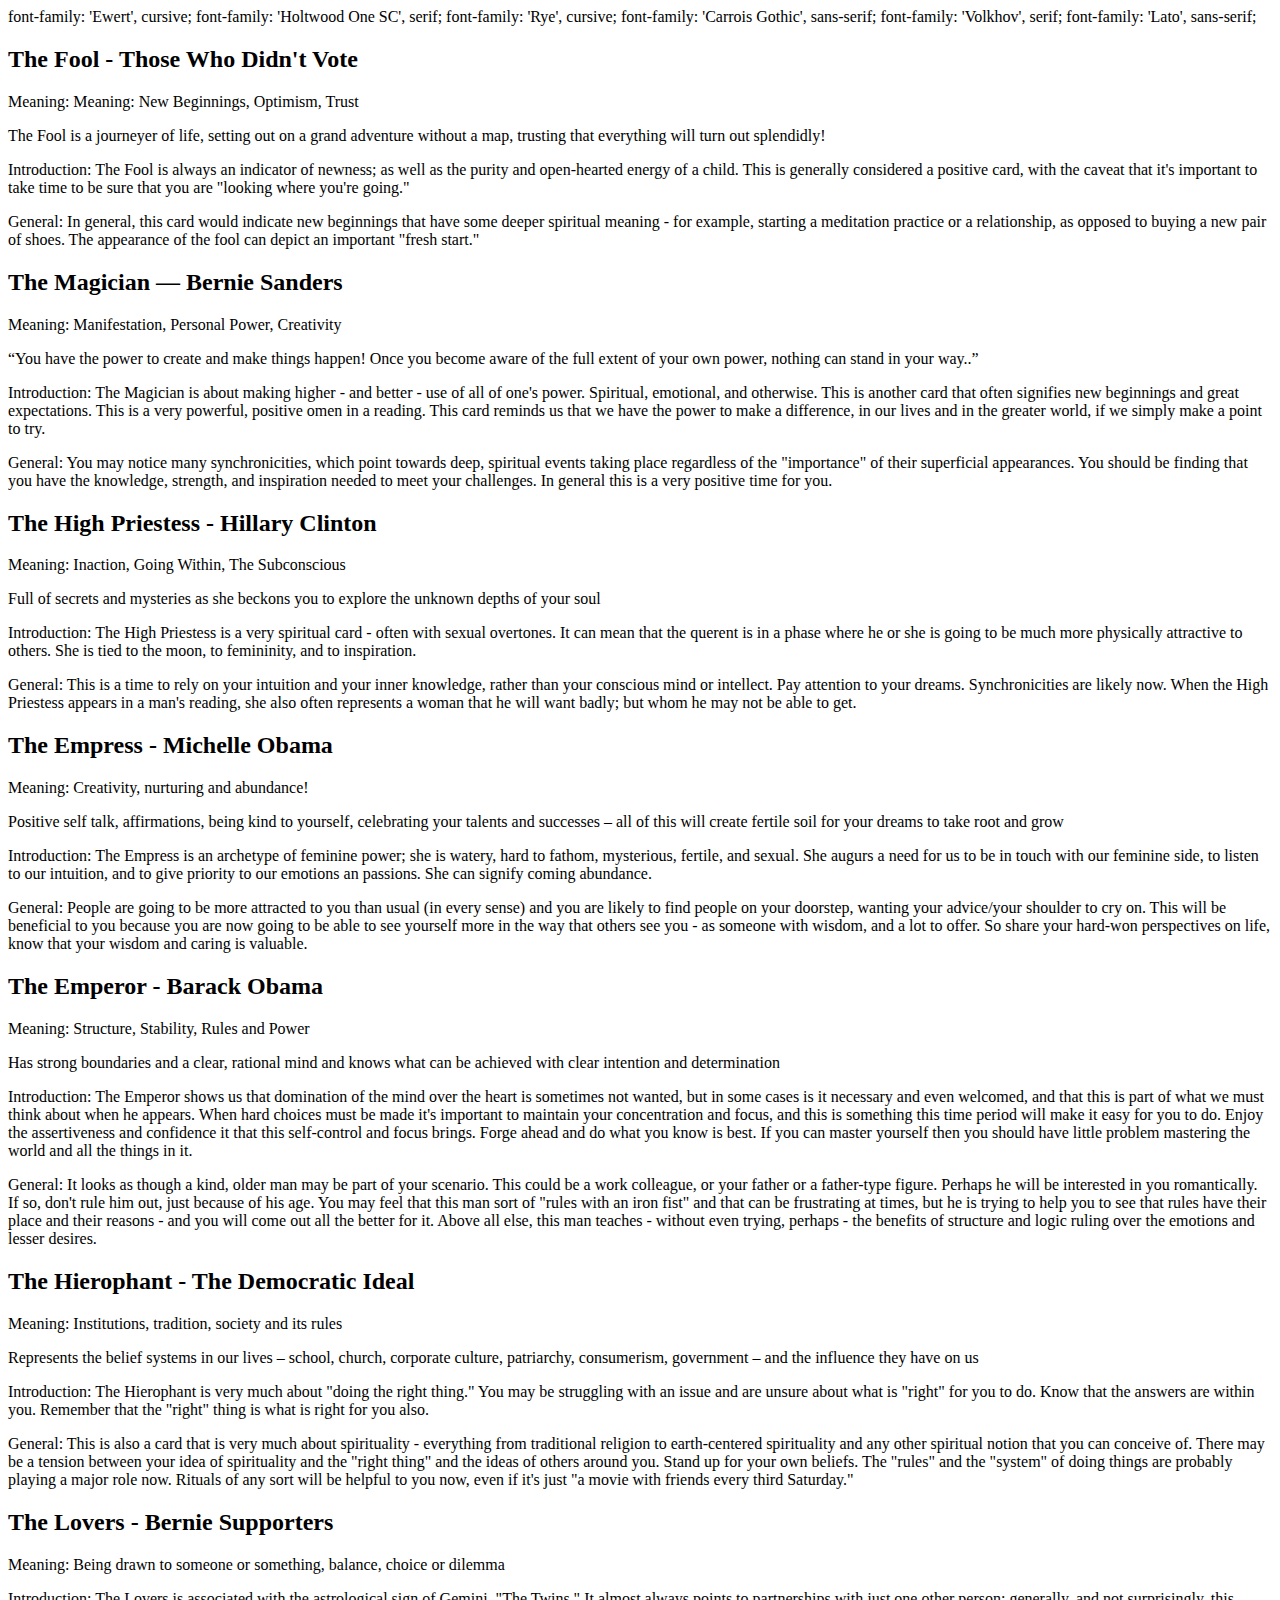
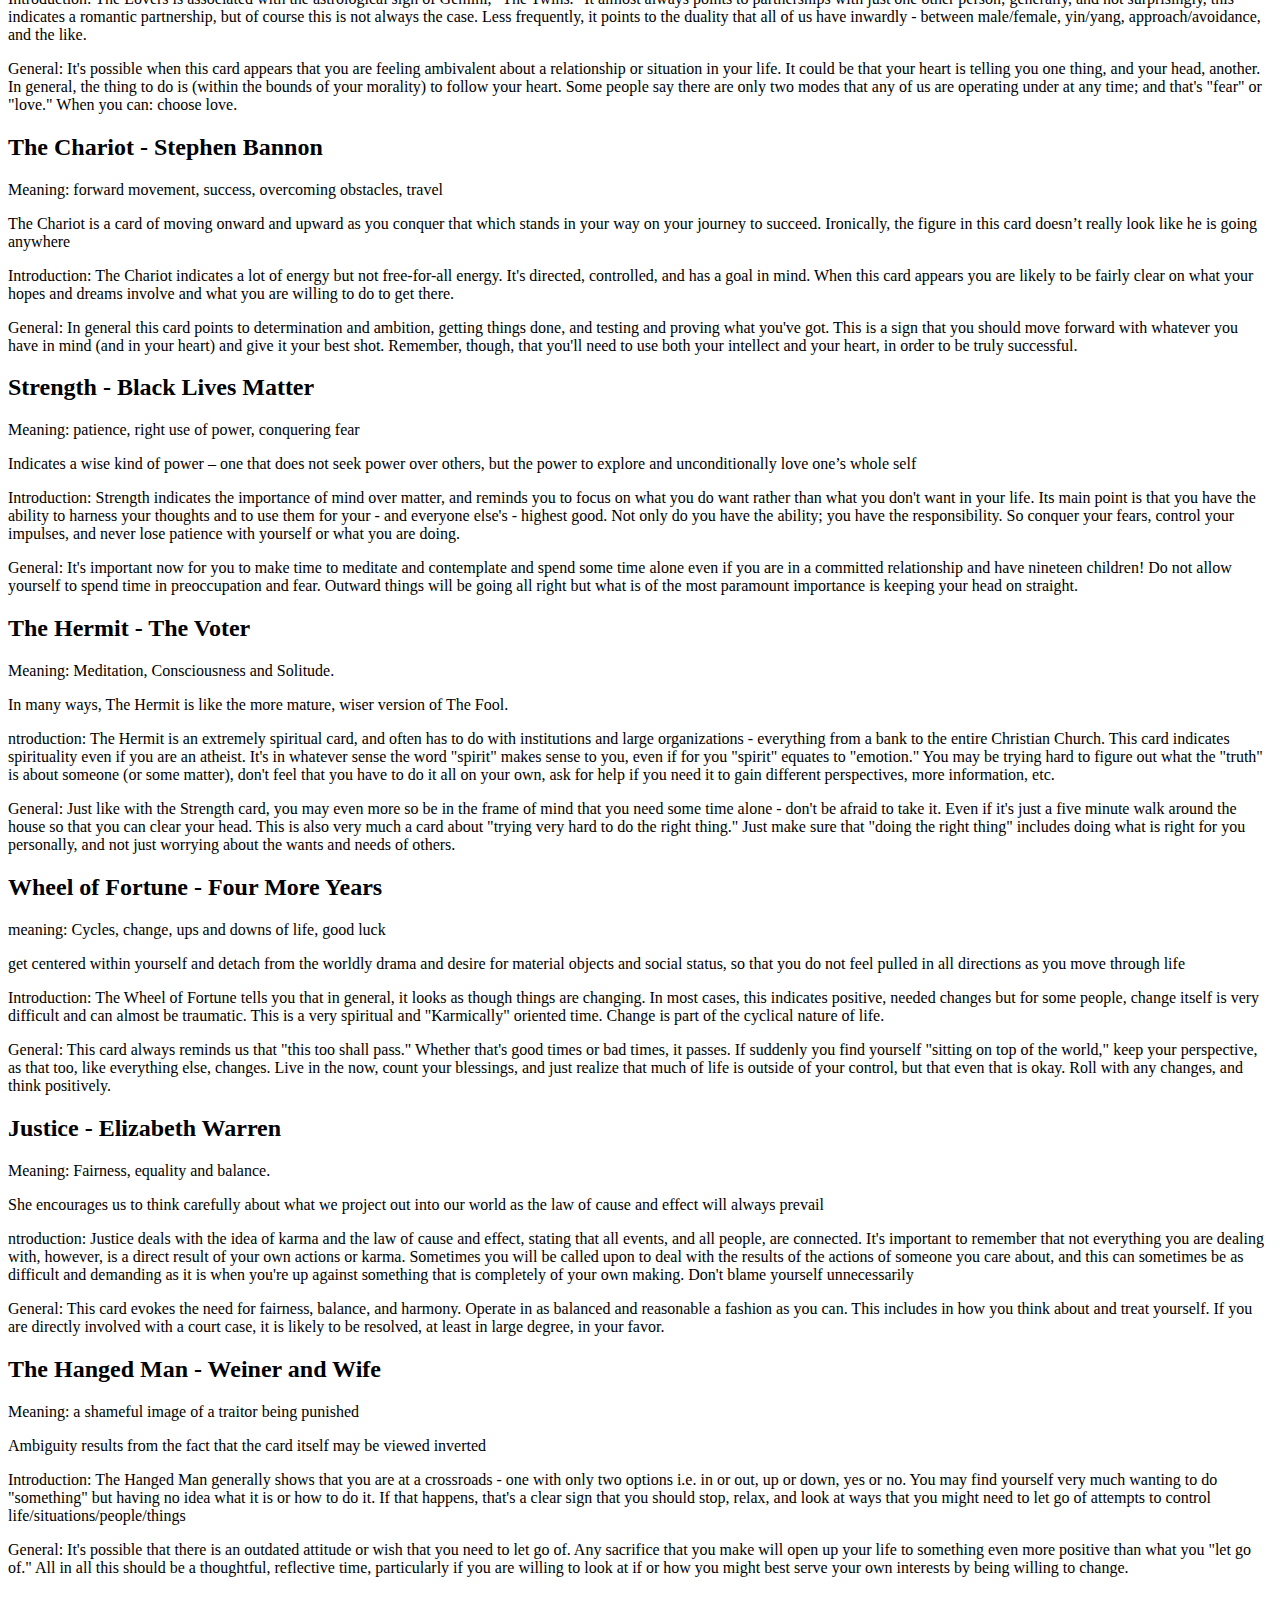
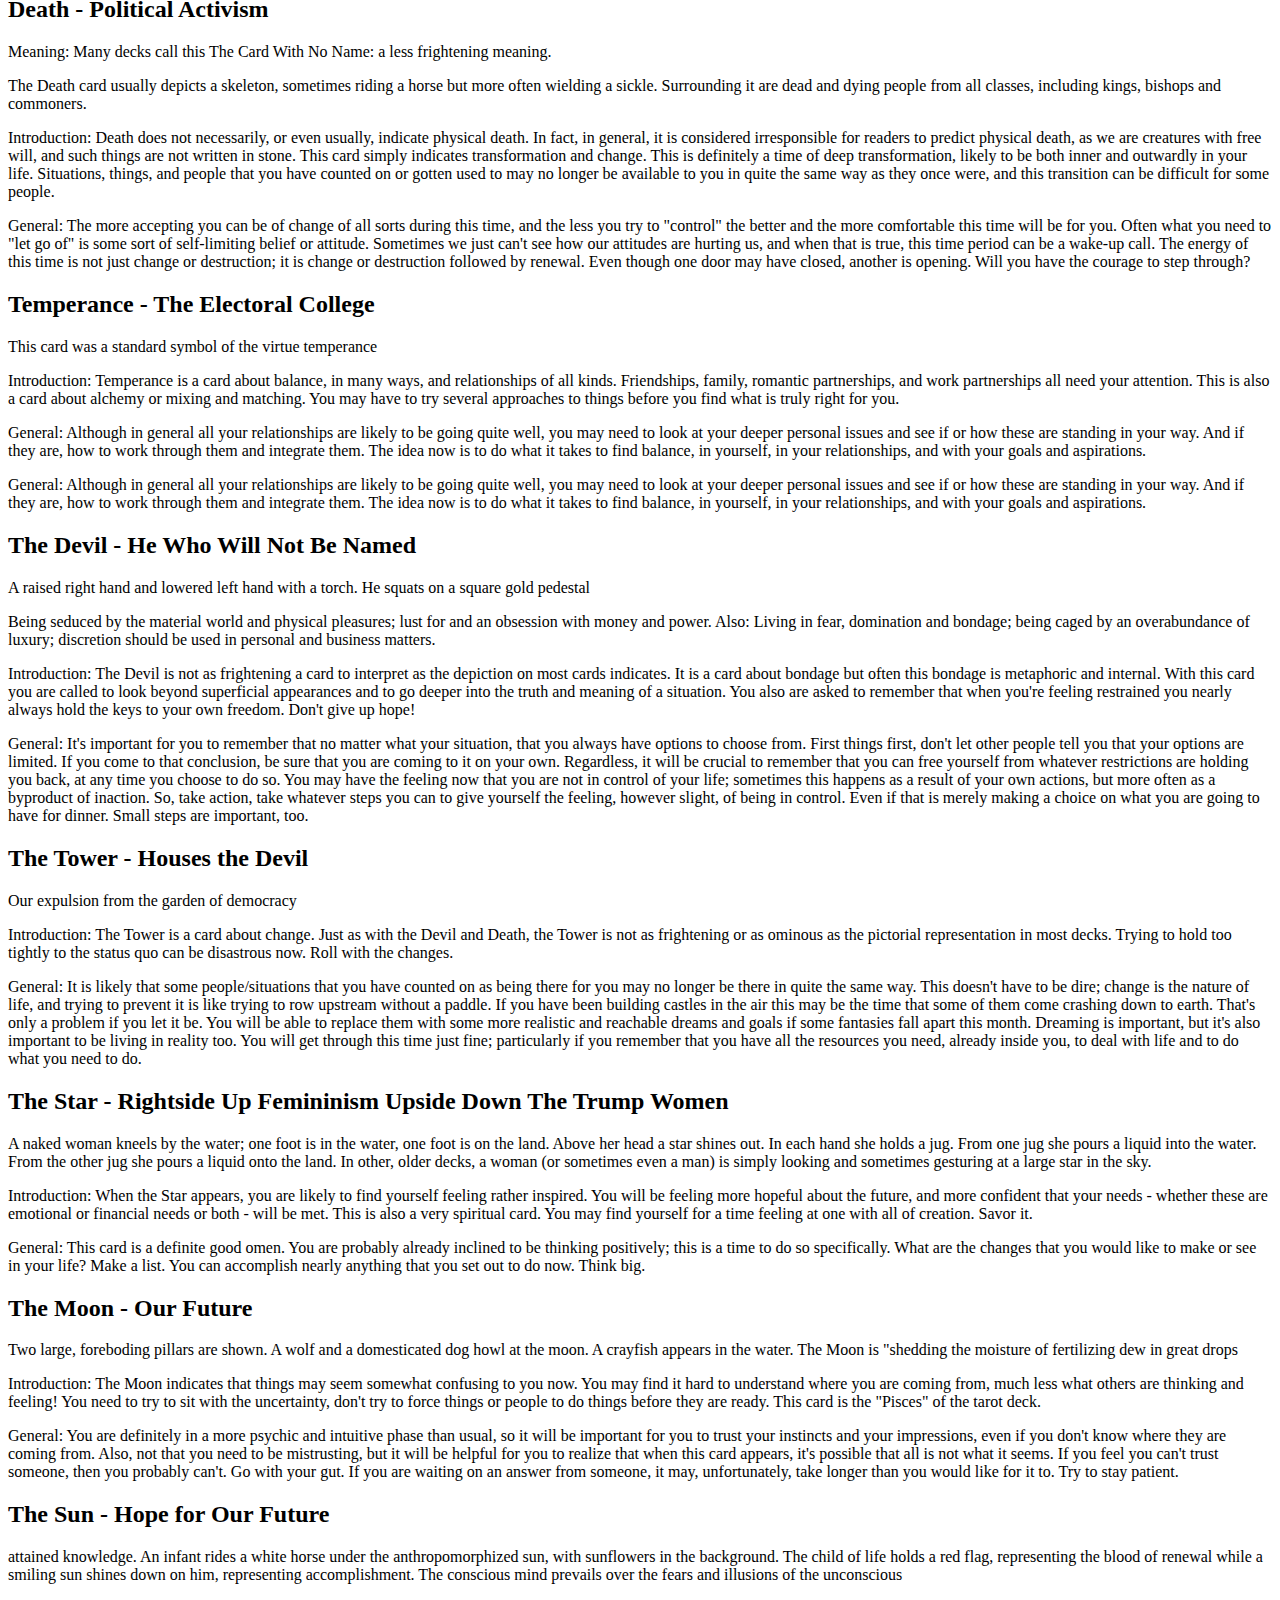
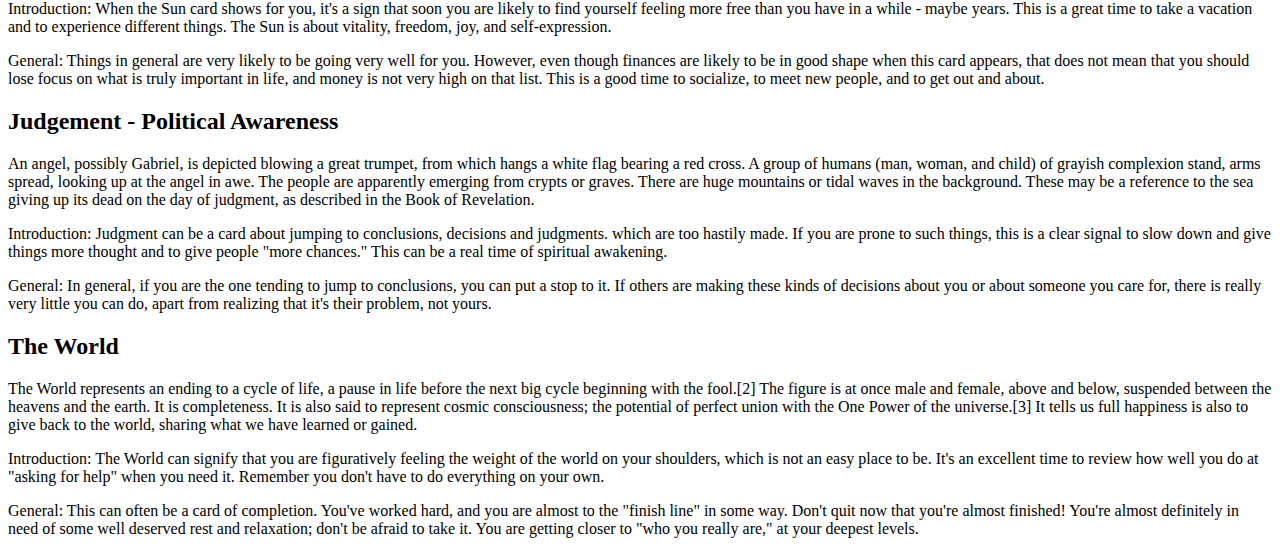
<file: textGather.html>
<!DOCTYPE html>
<html>
  <head>
    <meta charset="utf-8">
    <title>Tarot Cardcs</title>

<link href="https://fonts.googleapis.com/css?family=Carrois+Gothic|Ewert|Holtwood+One+SC|Lato:100i,300,300i,400,400i,700,700i,900,900i|Rye|Volkhov:400i,700,700i" rel="stylesheet">

font-family: 'Ewert', cursive;
font-family: 'Holtwood One SC', serif;
font-family: 'Rye', cursive;
font-family: 'Carrois Gothic', sans-serif;
font-family: 'Volkhov', serif;
font-family: 'Lato', sans-serif;



  </head>
  <body>
    <h2>The Fool - Those Who Didn't Vote</h2>
    <p>Meaning: Meaning: New Beginnings, Optimism, Trust</p>
    <p>The Fool is a journeyer of life, setting out on a grand adventure without a map, trusting that everything will turn out splendidly!</p>
    <p>Introduction: The Fool is always an indicator of newness; as well as the purity and open-hearted energy of a child. This is generally considered a positive card, with the caveat that it's important to take time to be sure that you are "looking where you're going."</p>
    <p>General: In general, this card would indicate new beginnings that have some deeper spiritual meaning - for example, starting a meditation practice or a relationship, as opposed to buying a new pair of shoes. The appearance of the fool can depict an important "fresh start."</p>

    <h2>The Magician — Bernie Sanders</h2>
    <p>Meaning: Manifestation, Personal Power, Creativity</p>
    <p>“You have the power to create and make things happen! Once you become aware of the full extent of your own power, nothing can stand in your way..”</p>
    <p>Introduction: The Magician is about making higher - and better - use of all of one's power. Spiritual, emotional, and otherwise. This is another card that often signifies new beginnings and great expectations. This is a very powerful, positive omen in a reading. This card reminds us that we have the power to make a difference, in our lives and in the greater world, if we simply make a point to try.</p>
    <p>General: You may notice many synchronicities, which point towards deep, spiritual events taking place regardless of the "importance" of their superficial appearances. You should be finding that you have the knowledge, strength, and inspiration needed to meet your challenges. In general this is a very positive time for you.</p>

    <h2>The High Priestess - Hillary Clinton</h2>
    <p>Meaning: Inaction, Going Within, The Subconscious</p>
    <p>Full of secrets and mysteries as she beckons you to explore the unknown depths of your soul</p>
    <p>Introduction: The High Priestess is a very spiritual card - often with sexual overtones. It can mean that the querent is in a phase where he or she is going to be much more physically attractive to others. She is tied to the moon, to femininity, and to inspiration.</p>
    <p>General: This is a time to rely on your intuition and your inner knowledge, rather than your conscious mind or intellect. Pay attention to your dreams. Synchronicities are likely now. When the High Priestess appears in a man's reading, she also often represents a woman that he will want badly; but whom he may not be able to get.</p>

    <h2>The Empress - Michelle Obama</h2>
    <p>Meaning: Creativity, nurturing and abundance!</p>
    <p>Positive self talk, affirmations, being kind to yourself, celebrating your talents and successes – all of this will create fertile soil for your dreams to take root and grow</p>
    <p>Introduction: The Empress is an archetype of feminine power; she is watery, hard to fathom, mysterious, fertile, and sexual. She augurs a need for us to be in touch with our feminine side, to listen to our intuition, and to give priority to our emotions an passions. She can signify coming abundance.</p>
    <p>General: People are going to be more attracted to you than usual (in every sense) and you are likely to find people on your doorstep, wanting your advice/your shoulder to cry on. This will be beneficial to you because you are now going to be able to see yourself more in the way that others see you - as someone with wisdom, and a lot to offer. So share your hard-won perspectives on life, know that your wisdom and caring is valuable.</p>

    <h2>The Emperor - Barack Obama</h2>
    <p>Meaning: Structure, Stability, Rules and Power</p>
    <p>Has strong boundaries and a clear, rational mind and knows what can be achieved with clear intention and determination</p>
    <p>Introduction: The Emperor shows us that domination of the mind over the heart is sometimes not wanted, but in some cases is it necessary and even welcomed, and that this is part of what we must think about when he appears. When hard choices must be made it's important to maintain your concentration and focus, and this is something this time period will make it easy for you to do. Enjoy the assertiveness and confidence it that this self-control and focus brings. Forge ahead and do what you know is best. If you can master yourself then you should have little problem mastering the world and all the things in it.</p>
    <p>General: It looks as though a kind, older man may be part of your scenario. This could be a work colleague, or your father or a father-type figure. Perhaps he will be interested in you romantically. If so, don't rule him out, just because of his age. You may feel that this man sort of "rules with an iron fist" and that can be frustrating at times, but he is trying to help you to see that rules have their place and their reasons - and you will come out all the better for it. Above all else, this man teaches - without even trying, perhaps - the benefits of structure and logic ruling over the emotions and lesser desires.</p>

    <h2>The Hierophant - The Democratic Ideal</h2>
    <p>Meaning: Institutions, tradition, society and its rules</p>
    <p>Represents the belief systems in our lives – school, church, corporate culture, patriarchy, consumerism, government – and the influence they have on us</p>
    <p>Introduction: The Hierophant is very much about "doing the right thing." You may be struggling with an issue and are unsure about what is "right" for you to do. Know that the answers are within you. Remember that the "right" thing is what is right for you also.</p>
    <p>General: This is also a card that is very much about spirituality - everything from traditional religion to earth-centered spirituality and any other spiritual notion that you can conceive of. There may be a tension between your idea of spirituality and the "right thing" and the ideas of others around you. Stand up for your own beliefs. The "rules" and the "system" of doing things are probably playing a major role now. Rituals of any sort will be helpful to you now, even if it's just "a movie with friends every third Saturday."</p>

    <h2>The Lovers - Bernie Supporters</h2>
    <p>Meaning: Being drawn to someone or something, balance, choice or dilemma</p>
    <p>Introduction: The Lovers is associated with the astrological sign of Gemini, "The Twins." It almost always points to partnerships with just one other person; generally, and not surprisingly, this indicates a romantic partnership, but of course this is not always the case. Less frequently, it points to the duality that all of us have inwardly - between male/female, yin/yang, approach/avoidance, and the like.</p>
    <p>General: It's possible when this card appears that you are feeling ambivalent about a relationship or situation in your life. It could be that your heart is telling you one thing, and your head, another. In general, the thing to do is (within the bounds of your morality) to follow your heart. Some people say there are only two modes that any of us are operating under at any time; and that's "fear" or "love." When you can: choose love.</p>

    <h2>The Chariot - Stephen Bannon</h2>
    <p> Meaning: forward movement, success, overcoming obstacles, travel</p>
    <p>The Chariot is a card of moving onward and upward as you conquer that which stands in your way on your journey to succeed. Ironically, the figure in this card doesn’t really look like he is going anywhere</p>
    <p>Introduction: The Chariot indicates a lot of energy but not free-for-all energy. It's directed, controlled, and has a goal in mind. When this card appears you are likely to be fairly clear on what your hopes and dreams involve and what you are willing to do to get there.</p>
    <p>General: In general this card points to determination and ambition, getting things done, and testing and proving what you've got. This is a sign that you should move forward with whatever you have in mind (and in your heart) and give it your best shot. Remember, though, that you'll need to use both your intellect and your heart, in order to be truly successful.</p>

    <h2>Strength - Black Lives Matter</h2>
    <p>Meaning: patience, right use of power, conquering fear</p>
    <p>Indicates a wise kind of power – one that does not seek power over others, but the power to explore and unconditionally love one’s whole self</p>
    <p>Introduction: Strength indicates the importance of mind over matter, and reminds you to focus on what you do want rather than what you don't want in your life. Its main point is that you have the ability to harness your thoughts and to use them for your - and everyone else's - highest good. Not only do you have the ability; you have the responsibility. So conquer your fears, control your impulses, and never lose patience with yourself or what you are doing.</p>
    <p>General: It's important now for you to make time to meditate and contemplate and spend some time alone even if you are in a committed relationship and have nineteen children! Do not allow yourself to spend time in preoccupation and fear. Outward things will be going all right but what is of the most paramount importance is keeping your head on straight.</p>

    <h2>The Hermit - The Voter</h2>
    <p>Meaning: Meditation, Consciousness and Solitude.</p>
    <p>In many ways, The Hermit is like the more mature, wiser version of The Fool.</p>
    <p>ntroduction: The Hermit is an extremely spiritual card, and often has to do with institutions and large organizations - everything from a bank to the entire Christian Church. This card indicates spirituality even if you are an atheist. It's in whatever sense the word "spirit" makes sense to you, even if for you "spirit" equates to "emotion." You may be trying hard to figure out what the "truth" is about someone (or some matter), don't feel that you have to do it all on your own, ask for help if you need it to gain different perspectives, more information, etc.</p>
    <p>General: Just like with the Strength card, you may even more so be in the frame of mind that you need some time alone - don't be afraid to take it. Even if it's just a five minute walk around the house so that you can clear your head. This is also very much a card about "trying very hard to do the right thing." Just make sure that "doing the right thing" includes doing what is right for you personally, and not just worrying about the wants and needs of others.</p>

    <h2>Wheel of Fortune - Four More Years</h2>
    <p>meaning: Cycles, change, ups and downs of life, good luck</p>
    <p>get centered within yourself and detach from the worldly drama and desire for material objects and social status, so that you do not feel pulled in all directions as you move through life</p>
    <p>Introduction: The Wheel of Fortune tells you that in general, it looks as though things are changing. In most cases, this indicates positive, needed changes but for some people, change itself is very difficult and can almost be traumatic. This is a very spiritual and "Karmically" oriented time. Change is part of the cyclical nature of life.</p>
    <p>General: This card always reminds us that "this too shall pass." Whether that's good times or bad times, it passes. If suddenly you find yourself "sitting on top of the world," keep your perspective, as that too, like everything else, changes. Live in the now, count your blessings, and just realize that much of life is outside of your control, but that even that is okay. Roll with any changes, and think positively.</p>

    <h2>Justice - Elizabeth Warren</h2>
    <p>Meaning: Fairness, equality and balance.</p>
    <p>She encourages us to think carefully about what we project out into our world as the law of cause and effect will always prevail</p>
    <p>ntroduction: Justice deals with the idea of karma and the law of cause and effect, stating that all events, and all people, are connected. It's important to remember that not everything you are dealing with, however, is a direct result of your own actions or karma. Sometimes you will be called upon to deal with the results of the actions of someone you care about, and this can sometimes be as difficult and demanding as it is when you're up against something that is completely of your own making. Don't blame yourself unnecessarily</p>
    <p>General: This card evokes the need for fairness, balance, and harmony. Operate in as balanced and reasonable a fashion as you can. This includes in how you think about and treat yourself. If you are directly involved with a court case, it is likely to be resolved, at least in large degree, in your favor.</p>

    <h2>The Hanged Man - Weiner and Wife</h2>
    <p>Meaning: a shameful image of a traitor being punished</p>
    <p>Ambiguity results from the fact that the card itself may be viewed inverted</p>
    <p>Introduction: The Hanged Man generally shows that you are at a crossroads - one with only two options i.e. in or out, up or down, yes or no. You may find yourself very much wanting to do "something" but having no idea what it is or how to do it. If that happens, that's a clear sign that you should stop, relax, and look at ways that you might need to let go of attempts to control life/situations/people/things</p>
    <p>General: It's possible that there is an outdated attitude or wish that you need to let go of. Any sacrifice that you make will open up your life to something even more positive than what you "let go of." All in all this should be a thoughtful, reflective time, particularly if you are willing to look at if or how you might best serve your own interests by being willing to change.</p>

    <h2>Death - Political Activism</h2>
    <p>Meaning: Many decks call this The Card With No Name: a less frightening meaning.</p>
    <p>The Death card usually depicts a skeleton, sometimes riding a horse but more often wielding a sickle. Surrounding it are dead and dying people from all classes, including kings, bishops and commoners.</p>
    <p>Introduction: Death does not necessarily, or even usually, indicate physical death. In fact, in general, it is considered irresponsible for readers to predict physical death, as we are creatures with free will, and such things are not written in stone. This card simply indicates transformation and change. This is definitely a time of deep transformation, likely to be both inner and outwardly in your life. Situations, things, and people that you have counted on or gotten used to may no longer be available to you in quite the same way as they once were, and this transition can be difficult for some people.</p>
    <p>General: The more accepting you can be of change of all sorts during this time, and the less you try to "control" the better and the more comfortable this time will be for you. Often what you need to "let go of" is some sort of self-limiting belief or attitude. Sometimes we just can't see how our attitudes are hurting us, and when that is true, this time period can be a wake-up call. The energy of this time is not just change or destruction; it is change or destruction followed by renewal. Even though one door may have closed, another is opening. Will you have the courage to step through?</p>

    <h2>Temperance - The Electoral College</h2>
    <p>This card was a standard symbol of the virtue temperance</p>
    <p>Introduction: Temperance is a card about balance, in many ways, and relationships of all kinds. Friendships, family, romantic partnerships, and work partnerships all need your attention. This is also a card about alchemy or mixing and matching. You may have to try several approaches to things before you find what is truly right for you.</p>
    <p>General: Although in general all your relationships are likely to be going quite well, you may need to look at your deeper personal issues and see if or how these are standing in your way. And if they are, how to work through them and integrate them. The idea now is to do what it takes to find balance, in yourself, in your relationships, and with your goals and aspirations.</p>
    <p>General: Although in general all your relationships are likely to be going quite well, you may need to look at your deeper personal issues and see if or how these are standing in your way. And if they are, how to work through them and integrate them. The idea now is to do what it takes to find balance, in yourself, in your relationships, and with your goals and aspirations.</p>

    <h2>The Devil - He Who Will Not Be Named</h2>
    <p>A raised right hand and lowered left hand with a torch. He squats on a square gold pedestal</p>
    <p>Being seduced by the material world and physical pleasures; lust for and an obsession with money and power. Also: Living in fear, domination and bondage; being caged by an overabundance of luxury; discretion should be used in personal and business matters.</p>
    <p>Introduction: The Devil is not as frightening a card to interpret as the depiction on most cards indicates. It is a card about bondage but often this bondage is metaphoric and internal. With this card  you are called to look beyond superficial appearances and to go deeper into the truth and meaning of a situation. You also are asked to remember that  when you're feeling restrained you nearly always hold the keys to your own freedom. Don't give up hope!</p>
    <p>General: It's important for you to remember that no matter what your situation, that you always have options to choose from. First things first, don't let other people tell you that your options are limited. If you come to that conclusion, be sure that you are coming to it on your own. Regardless, it will be crucial to remember that you can free yourself from whatever restrictions are holding you back, at any time you choose to do so. You may have the feeling now that you are not in control of your life; sometimes this happens as a result of your own actions, but more often as a byproduct of inaction.  So, take action, take whatever steps you can to give yourself the feeling, however slight, of being in control. Even if that is merely making a choice on what you are going to have for dinner. Small steps are important, too.</p>

    <h2>The Tower - Houses the Devil</h2>
    <p>Our expulsion from the garden of democracy</p>
    <p>Introduction: The Tower is a card about change. Just as with the Devil and Death, the Tower is not as frightening or as ominous as the pictorial representation in most decks. Trying to hold too tightly to the status quo can be disastrous now.  Roll with the changes.</p>
    <p>General: It is likely that some people/situations that you have counted on as being there for you may no longer be there in quite the same way. This doesn't have to be dire; change is the nature of life, and trying to prevent it is like trying to row upstream without a paddle. If  you have been building castles in the air this may be the time that some of them come crashing down to earth. That's only a problem if you let it be. You will be able to replace them with some more realistic and reachable dreams and goals if some fantasies fall apart this month. Dreaming is important, but it's also important to be living in reality too. You will get through this time just fine; particularly if you remember that you have all the resources you need, already inside you, to deal with life and to do what you need to do.</p>

    <h2>The Star - Rightside Up Femininism Upside Down The Trump Women</h2>
    <p>A naked woman kneels by the water; one foot is in the water, one foot is on the land. Above her head a star shines out. In each hand she holds a jug. From one jug she pours a liquid into the water. From the other jug she pours a liquid onto the land. In other, older decks, a woman (or sometimes even a man) is simply looking and sometimes gesturing at a large star in the sky.</p>
    <p>Introduction:  When the Star appears, you are likely to find yourself feeling rather inspired. You will be feeling more hopeful about the future, and more confident that your needs - whether these are emotional or financial needs or both - will be met. This is also a very spiritual card. You may find yourself for a time feeling at one with all of creation. Savor it.</p>
    <p>General: This card is a definite good omen. You are probably already inclined to be thinking positively; this is a time to do so specifically. What are the changes that you would like to make or see in your life? Make a list. You can accomplish nearly anything that you set out to do now. Think big.</p>

    <h2>The Moon - Our Future</h2>
    <p>Two large, foreboding pillars are shown. A wolf and a domesticated dog howl at the moon. A crayfish appears in the water. The Moon is "shedding the moisture of fertilizing dew in great drops</p>
    <p>Introduction: The Moon indicates that things may seem somewhat confusing to you now. You may find it hard to understand where you are coming from, much less what others are thinking and feeling! You need to try to sit with the uncertainty, don't try to force things or people to do things before they are ready. This card is the "Pisces" of the tarot deck.</p>
    <p>General: You are definitely in a more psychic and intuitive phase than usual, so it will be important for you to trust your instincts and your impressions, even if you don't know where they are coming from. Also, not that you need to be mistrusting, but it will be helpful for you to realize that when this card appears, it's possible that all is not what it seems. If you feel you can't trust someone, then you probably can't. Go with your gut. If you are waiting on an answer from someone, it may, unfortunately, take longer than you would like for it to. Try to stay patient.</p>

    <h2>The Sun - Hope for Our Future</h2>
    <p>attained knowledge. An infant rides a white horse under the anthropomorphized sun, with sunflowers in the background. The child of life holds a red flag, representing the blood of renewal while a smiling sun shines down on him, representing accomplishment. The conscious mind prevails over the fears and illusions of the unconscious</p>
    <p>Introduction: When the Sun card shows for you, it's a sign that soon you are likely to find yourself feeling more free than you have in a while - maybe years. This is a great time to take a vacation and to experience different things. The Sun is about vitality, freedom, joy, and self-expression.</p>
    <p>General: Things in general are very likely to be going very well for you. However, even though finances are likely to be in good shape when this card appears, that does not mean that you should lose focus on what is truly important in life, and money is not very high on that list. This is a good time to socialize, to meet new people, and to get out and about.</p>

    <h2>Judgement - Political Awareness</h2>
    <p>An angel, possibly Gabriel, is depicted blowing a great trumpet, from which hangs a white flag bearing a red cross. A group of humans (man, woman, and child) of grayish complexion stand, arms spread, looking up at the angel in awe. The people are apparently emerging from crypts or graves. There are huge mountains or tidal waves in the background. These may be a reference to the sea giving up its dead on the day of judgment, as described in the Book of Revelation.</p>
    <p>Introduction: Judgment can be a card about jumping to conclusions, decisions and judgments. which are too hastily made. If you are prone to such things, this is a clear signal to slow down and give things more thought and to give people "more chances." This can be a real time of spiritual awakening.</p>
    <p>General: In general, if you are the one tending to jump to conclusions, you can put a stop to it. If others are making these kinds of decisions about you or about someone you care for, there is really very little you can do, apart from realizing that it's their problem, not yours.</p>

    <h2>The World</h2>
    <p>The World represents an ending to a cycle of life, a pause in life before the next big cycle beginning with the fool.[2] The figure is at once male and female, above and below, suspended between the heavens and the earth. It is completeness. It is also said to represent cosmic consciousness; the potential of perfect union with the One Power of the universe.[3] It tells us full happiness is also to give back to the world, sharing what we have learned or gained.</p>
    <p>Introduction: The World can signify that you are figuratively feeling the weight of the world on your shoulders, which is not an easy place to be. It's an excellent time to review how well you do at "asking for help" when you need it. Remember you don't have to do everything on your own.</p>
    <p>General: This can often be a card of completion. You've worked hard, and you are almost to the "finish line" in some way. Don't quit now that you're almost finished! You're almost definitely in need of some well deserved rest and relaxation; don't be afraid to take it. You are getting closer to "who you really are," at your deepest levels.</p>

  </body>
</html>
</file>
<file: css/app.css>
@import url("https://fonts.googleapis.com/css?family=Carrois+Gothic|Ewert|Holtwood+One+SC|Lato:100i,300,300i,400,400i,700,700i,900,900i|Rye|Volkhov:400i,700,700i|Sacramento|Walter+Turncoat");
html {
  box-sizing: border-box; }

*, *::after, *::before {
  box-sizing: inherit; }

* {
  -moz-box-sizing: border-box;
  box-sizing: border-box;
  margin: 0; }

body {
  font-size: 16px;
  line-height: 1.5;
  font-family: "Carrois Gothic", sans-serif;
  font-weight: 400;
  background-color: #000;
  color: #333; }

h1 {
  font-family: "Rye", cursive;
  font-weight: 300;
  font-size: 2.625em;
  line-height: 1.09524;
  margin-bottom: 0.5em;
  color: #fff;
  -webkit-font-smoothing: antialiased;
  text-align: center;
  margin-top: .75em; }

h2 {
  font-family: "Rye", cursive;
  font-weight: 300;
  font-size: 2em;
  line-height: 1.5;
  margin-bottom: 0.5625em;
  -webkit-font-smoothing: antialiased;
  text-align: center;
  padding: 0; }

h3 {
  font-family: "Walter Turncoat", cursive;
  font-weight: 300;
  font-size: 1.125em;
  line-height: 1;
  text-align: center;
  color: #fff;
  -webkit-font-smoothing: antialiased;
  margin-top: 1.125em; }

h5 {
  font-family: "Volkhov", serif;
  font-size: 1em;
  line-height: 1.125;
  margin-bottom: 0em;
  text-align: right;
  padding: 2em 1.25em 0em 1em; }

.card- > h2 > h5,
.card-1 {
  color: #ED1C24; }

.card-2 {
  color: #7CC444; }

.card-3 {
  color: #F2DD98; }

.card-4 {
  color: #D4145A; }

.card-5 {
  color: #D79139; }

.card-6 {
  color: #a00f87; }

.card-7 {
  color: #fff; }

.card-8 {
  color: #F7931E; }

.card-9 {
  color: #FBB03B; }

.card-10 {
  color: #ED1C24; }

.card-11 {
  color: #fff; }

.card-12 {
  color: #ED1C24; }

.card-13 {
  color: #fff; }

.card-14 {
  color: #B5066E; }
  .card-14 h5 {
    color: #fff; }

.card-15 {
  color: #B5066E; }
  .card-15 h5 {
    color: #fff; }

.card-16 {
  color: #525252; }

.card-17 {
  color: #DB289E; }

.card-18 {
  color: #fff; }
  .card-18 h5 {
    color: #8A44C0; }

.card-19 {
  color: #B5066E; }

.card-20 {
  color: #B5066E; }

.card-21 {
  color: #fff; }
  .card-21 h5 {
    color: #d36aa8; }

.card-22 {
  color: #fff; }

article {
  border-radius: 14px; }

div.cards4Wrapper p {
  font-size: 0.875em; }
div.cards4Wrapper a {
  color: #0a1e29;
  text-decoration: none;
  position: relative;
  float: right;
  margin-top: .2em;
  margin-right: 1.35em;
  color: #fff;
  -webkit-font-smoothing: antialiased;
  padding-bottom: 0.625em; }
  div.cards4Wrapper a:hover {
    color: #19D8F2;
    text-decoration: underline; }
  div.cards4Wrapper a:before::after,
  div.cards4Wrapper a :after::after {
    clear: both;
    content: "";
    display: block; }

ul {
  list-style: none;
  margin: 0;
  padding: 0; }
  ul li {
    display: inline; }
    ul li a {
      text-decoration: none;
      color: #fff;
      -webkit-font-smoothing: antialiased;
      margin: .5em 1.5em .5em 2em; }
      ul li a:hover {
        color: #3378a1; }

.main {
  max-width: 1500px;
  margin-left: auto;
  margin-right: auto; }
  .main::after {
    clear: both;
    content: "";
    display: block; }

.nav-row {
  float: left;
  display: block;
  margin-right: 2.35765%;
  width: 100%;
  background-color: #0d2634; }
  .nav-row:last-child {
    margin-right: 0; }
  .nav-row:after::after {
    clear: both;
    content: "";
    display: block; }

div.nav-links {
  background-color: #0c2330;
  float: left;
  display: block;
  margin-right: 2.35765%;
  width: 100%; }
  div.nav-links:last-child {
    margin-right: 0; }

.headerCards-row {
  float: left;
  display: block;
  margin-right: 2.35765%;
  width: 100%;
  background-image: -webkit-radial-gradient(72em 10em, ellipse closest-corner, transparent 40%, rgba(0, 0, 0, 0.6) 100%), url("../imgs/starTile.svg");
  background-image: radial-gradient(ellipse closest-corner at 72em 10em, transparent 40%, rgba(0, 0, 0, 0.6) 100%), url("../imgs/starTile.svg");
  background-size: 100%, 200px;
  background-position: left, left;
  background-repeat: no-repeat, repeat;
  background-color: #113245;
  padding: 2em 2em 1em 2em; }
  @media screen and (max-width: 1240px) {
    .headerCards-row {
      background-image: -webkit-radial-gradient(45em 10em, ellipse closest-corner, transparent 40%, rgba(0, 0, 0, 0.6) 100%), url("../imgs/starTile.svg");
      background-image: radial-gradient(ellipse closest-corner at 45em 10em, transparent 40%, rgba(0, 0, 0, 0.6) 100%), url("../imgs/starTile.svg"); } }
  .headerCards-row:last-child {
    margin-right: 0; }

.headerCards {
  float: left;
  display: block;
  margin-right: 2.35765%;
  width: 23.23176%;
  margin-left: 76.76824%;
  background-image: -webkit-radial-gradient(-5em -5em, ellipse closest-corner, #fff 20%, transparent 100%);
  background-image: radial-gradient(ellipse closest-corner at -5em -5em, #fff 20%, transparent 100%);
  background-size: cover; }
  .headerCards:last-child {
    margin-right: 0; }
  @media screen and (max-width: 900px) {
    .headerCards {
      float: left;
      display: block;
      margin-right: 2.35765%;
      width: 100%; }
      .headerCards:last-child {
        margin-right: 0; } }
  .headerCards .mrMuert {
    float: left;
    display: block;
    margin-right: 10.1484%;
    width: 26.56773%;
    padding: 0;
    margin: 1.5em 0 0 0; }
    .headerCards .mrMuert:last-child {
      margin-right: 0; }
    @media screen and (max-width: 900px) {
      .headerCards .mrMuert {
        display: none; } }
  .headerCards .mrMuertImg {
    float: left;
    display: block;
    margin-right: 10.1484%;
    width: 63.28387%;
    position: relative;
    object-fit: 100%;
    object-position: left;
    max-height: 100%;
    min-height: 100%;
    margin: 0 0 0 0; }
    .headerCards .mrMuertImg:last-child {
      margin-right: 0; }
    @media screen and (max-width: 900px) {
      .headerCards .mrMuertImg {
        display: none; } }
  .headerCards:after::after {
    clear: both;
    content: "";
    display: block; }

div.cards4Wrapper {
  float: left;
  display: block;
  margin-right: 2.35765%;
  width: 100%; }
  @media screen and (min-width: 600px) {
    div.cards4Wrapper {
      padding: 0% 10% 0% 10%; } }
  @media screen and (min-width: 900px) {
    div.cards4Wrapper {
      padding: 0% 5% 0% 10%; } }
  @media screen and (min-width: 1440px) {
    div.cards4Wrapper {
      padding: 0%; } }
  div.cards4Wrapper:last-child {
    margin-right: 0; }
  div.cards4Wrapper .card-1,
  div.cards4Wrapper .card-2,
  div.cards4Wrapper .card-3,
  div.cards4Wrapper .card-4,
  div.cards4Wrapper .card-5,
  div.cards4Wrapper .card-6,
  div.cards4Wrapper .card-7,
  div.cards4Wrapper .card-8,
  div.cards4Wrapper .card-9,
  div.cards4Wrapper .card-10,
  div.cards4Wrapper .card-11,
  div.cards4Wrapper .card-12,
  div.cards4Wrapper .card-13,
  div.cards4Wrapper .card-14,
  div.cards4Wrapper .card-15,
  div.cards4Wrapper .card-16,
  div.cards4Wrapper .card-17,
  div.cards4Wrapper .card-18,
  div.cards4Wrapper .card-19,
  div.cards4Wrapper .card-20,
  div.cards4Wrapper .card-21,
  div.cards4Wrapper .card-22,
  div.cards4Wrapper .card-23,
  div.cards4Wrapper .card-24 {
    position: relative;
    width: 100%;
    height: 600px;
    background-size: 75%, 100%, cover;
    background-position: left, center, center;
    background-repeat: no-repeat;
    background-color: #fff;
    padding-bottom: 0.9375em;
    margin-left: 1.875em;
    margin-bottom: 1.875em; }
    @media screen and (min-width: 600px) {
      div.cards4Wrapper .card-1,
      div.cards4Wrapper .card-2,
      div.cards4Wrapper .card-3,
      div.cards4Wrapper .card-4,
      div.cards4Wrapper .card-5,
      div.cards4Wrapper .card-6,
      div.cards4Wrapper .card-7,
      div.cards4Wrapper .card-8,
      div.cards4Wrapper .card-9,
      div.cards4Wrapper .card-10,
      div.cards4Wrapper .card-11,
      div.cards4Wrapper .card-12,
      div.cards4Wrapper .card-13,
      div.cards4Wrapper .card-14,
      div.cards4Wrapper .card-15,
      div.cards4Wrapper .card-16,
      div.cards4Wrapper .card-17,
      div.cards4Wrapper .card-18,
      div.cards4Wrapper .card-19,
      div.cards4Wrapper .card-20,
      div.cards4Wrapper .card-21,
      div.cards4Wrapper .card-22,
      div.cards4Wrapper .card-23,
      div.cards4Wrapper .card-24 {
        float: left;
        display: block;
        margin-right: 2.35765%;
        width: 100%;
        padding-bottom: 1.25em; }
        div.cards4Wrapper .card-1:last-child,
        div.cards4Wrapper .card-2:last-child,
        div.cards4Wrapper .card-3:last-child,
        div.cards4Wrapper .card-4:last-child,
        div.cards4Wrapper .card-5:last-child,
        div.cards4Wrapper .card-6:last-child,
        div.cards4Wrapper .card-7:last-child,
        div.cards4Wrapper .card-8:last-child,
        div.cards4Wrapper .card-9:last-child,
        div.cards4Wrapper .card-10:last-child,
        div.cards4Wrapper .card-11:last-child,
        div.cards4Wrapper .card-12:last-child,
        div.cards4Wrapper .card-13:last-child,
        div.cards4Wrapper .card-14:last-child,
        div.cards4Wrapper .card-15:last-child,
        div.cards4Wrapper .card-16:last-child,
        div.cards4Wrapper .card-17:last-child,
        div.cards4Wrapper .card-18:last-child,
        div.cards4Wrapper .card-19:last-child,
        div.cards4Wrapper .card-20:last-child,
        div.cards4Wrapper .card-21:last-child,
        div.cards4Wrapper .card-22:last-child,
        div.cards4Wrapper .card-23:last-child,
        div.cards4Wrapper .card-24:last-child {
          margin-right: 0; }
        div.cards4Wrapper .card-1 h2,
        div.cards4Wrapper .card-2 h2,
        div.cards4Wrapper .card-3 h2,
        div.cards4Wrapper .card-4 h2,
        div.cards4Wrapper .card-5 h2,
        div.cards4Wrapper .card-6 h2,
        div.cards4Wrapper .card-7 h2,
        div.cards4Wrapper .card-8 h2,
        div.cards4Wrapper .card-9 h2,
        div.cards4Wrapper .card-10 h2,
        div.cards4Wrapper .card-11 h2,
        div.cards4Wrapper .card-12 h2,
        div.cards4Wrapper .card-13 h2,
        div.cards4Wrapper .card-14 h2,
        div.cards4Wrapper .card-15 h2,
        div.cards4Wrapper .card-16 h2,
        div.cards4Wrapper .card-17 h2,
        div.cards4Wrapper .card-18 h2,
        div.cards4Wrapper .card-19 h2,
        div.cards4Wrapper .card-20 h2,
        div.cards4Wrapper .card-21 h2,
        div.cards4Wrapper .card-22 h2,
        div.cards4Wrapper .card-23 h2,
        div.cards4Wrapper .card-24 h2 {
          font-size: 3.125em;
          line-height: 1.18;
          margin-top: .125em; }
        div.cards4Wrapper .card-1 h5,
        div.cards4Wrapper .card-2 h5,
        div.cards4Wrapper .card-3 h5,
        div.cards4Wrapper .card-4 h5,
        div.cards4Wrapper .card-5 h5,
        div.cards4Wrapper .card-6 h5,
        div.cards4Wrapper .card-7 h5,
        div.cards4Wrapper .card-8 h5,
        div.cards4Wrapper .card-9 h5,
        div.cards4Wrapper .card-10 h5,
        div.cards4Wrapper .card-11 h5,
        div.cards4Wrapper .card-12 h5,
        div.cards4Wrapper .card-13 h5,
        div.cards4Wrapper .card-14 h5,
        div.cards4Wrapper .card-15 h5,
        div.cards4Wrapper .card-16 h5,
        div.cards4Wrapper .card-17 h5,
        div.cards4Wrapper .card-18 h5,
        div.cards4Wrapper .card-19 h5,
        div.cards4Wrapper .card-20 h5,
        div.cards4Wrapper .card-21 h5,
        div.cards4Wrapper .card-22 h5,
        div.cards4Wrapper .card-23 h5,
        div.cards4Wrapper .card-24 h5 {
          font-size: 1.5625em;
          line-height: 1.2; } }
    @media screen and (min-width: 900px) {
      div.cards4Wrapper .card-1,
      div.cards4Wrapper .card-2,
      div.cards4Wrapper .card-3,
      div.cards4Wrapper .card-4,
      div.cards4Wrapper .card-5,
      div.cards4Wrapper .card-6,
      div.cards4Wrapper .card-7,
      div.cards4Wrapper .card-8,
      div.cards4Wrapper .card-9,
      div.cards4Wrapper .card-10,
      div.cards4Wrapper .card-11,
      div.cards4Wrapper .card-12,
      div.cards4Wrapper .card-13,
      div.cards4Wrapper .card-14,
      div.cards4Wrapper .card-15,
      div.cards4Wrapper .card-16,
      div.cards4Wrapper .card-17,
      div.cards4Wrapper .card-18,
      div.cards4Wrapper .card-19,
      div.cards4Wrapper .card-20,
      div.cards4Wrapper .card-21,
      div.cards4Wrapper .card-22,
      div.cards4Wrapper .card-23,
      div.cards4Wrapper .card-24 {
        float: left;
        display: block;
        margin-right: 2.35765%;
        width: 40.29137%; }
        div.cards4Wrapper .card-1:last-child,
        div.cards4Wrapper .card-2:last-child,
        div.cards4Wrapper .card-3:last-child,
        div.cards4Wrapper .card-4:last-child,
        div.cards4Wrapper .card-5:last-child,
        div.cards4Wrapper .card-6:last-child,
        div.cards4Wrapper .card-7:last-child,
        div.cards4Wrapper .card-8:last-child,
        div.cards4Wrapper .card-9:last-child,
        div.cards4Wrapper .card-10:last-child,
        div.cards4Wrapper .card-11:last-child,
        div.cards4Wrapper .card-12:last-child,
        div.cards4Wrapper .card-13:last-child,
        div.cards4Wrapper .card-14:last-child,
        div.cards4Wrapper .card-15:last-child,
        div.cards4Wrapper .card-16:last-child,
        div.cards4Wrapper .card-17:last-child,
        div.cards4Wrapper .card-18:last-child,
        div.cards4Wrapper .card-19:last-child,
        div.cards4Wrapper .card-20:last-child,
        div.cards4Wrapper .card-21:last-child,
        div.cards4Wrapper .card-22:last-child,
        div.cards4Wrapper .card-23:last-child,
        div.cards4Wrapper .card-24:last-child {
          margin-right: 0; }
        div.cards4Wrapper .card-1 h2,
        div.cards4Wrapper .card-2 h2,
        div.cards4Wrapper .card-3 h2,
        div.cards4Wrapper .card-4 h2,
        div.cards4Wrapper .card-5 h2,
        div.cards4Wrapper .card-6 h2,
        div.cards4Wrapper .card-7 h2,
        div.cards4Wrapper .card-8 h2,
        div.cards4Wrapper .card-9 h2,
        div.cards4Wrapper .card-10 h2,
        div.cards4Wrapper .card-11 h2,
        div.cards4Wrapper .card-12 h2,
        div.cards4Wrapper .card-13 h2,
        div.cards4Wrapper .card-14 h2,
        div.cards4Wrapper .card-15 h2,
        div.cards4Wrapper .card-16 h2,
        div.cards4Wrapper .card-17 h2,
        div.cards4Wrapper .card-18 h2,
        div.cards4Wrapper .card-19 h2,
        div.cards4Wrapper .card-20 h2,
        div.cards4Wrapper .card-21 h2,
        div.cards4Wrapper .card-22 h2,
        div.cards4Wrapper .card-23 h2,
        div.cards4Wrapper .card-24 h2 {
          font-size: 1.875em;
          line-height: 1.3;
          margin-top: .125em; }
        div.cards4Wrapper .card-1 h5,
        div.cards4Wrapper .card-2 h5,
        div.cards4Wrapper .card-3 h5,
        div.cards4Wrapper .card-4 h5,
        div.cards4Wrapper .card-5 h5,
        div.cards4Wrapper .card-6 h5,
        div.cards4Wrapper .card-7 h5,
        div.cards4Wrapper .card-8 h5,
        div.cards4Wrapper .card-9 h5,
        div.cards4Wrapper .card-10 h5,
        div.cards4Wrapper .card-11 h5,
        div.cards4Wrapper .card-12 h5,
        div.cards4Wrapper .card-13 h5,
        div.cards4Wrapper .card-14 h5,
        div.cards4Wrapper .card-15 h5,
        div.cards4Wrapper .card-16 h5,
        div.cards4Wrapper .card-17 h5,
        div.cards4Wrapper .card-18 h5,
        div.cards4Wrapper .card-19 h5,
        div.cards4Wrapper .card-20 h5,
        div.cards4Wrapper .card-21 h5,
        div.cards4Wrapper .card-22 h5,
        div.cards4Wrapper .card-23 h5,
        div.cards4Wrapper .card-24 h5 {
          font-size: 1.125em;
          line-height: 1.22222; } }
    @media screen and (min-width: 1440px) {
      div.cards4Wrapper .card-1,
      div.cards4Wrapper .card-2,
      div.cards4Wrapper .card-3,
      div.cards4Wrapper .card-4,
      div.cards4Wrapper .card-5,
      div.cards4Wrapper .card-6,
      div.cards4Wrapper .card-7,
      div.cards4Wrapper .card-8,
      div.cards4Wrapper .card-9,
      div.cards4Wrapper .card-10,
      div.cards4Wrapper .card-11,
      div.cards4Wrapper .card-12,
      div.cards4Wrapper .card-13,
      div.cards4Wrapper .card-14,
      div.cards4Wrapper .card-15,
      div.cards4Wrapper .card-16,
      div.cards4Wrapper .card-17,
      div.cards4Wrapper .card-18,
      div.cards4Wrapper .card-19,
      div.cards4Wrapper .card-20,
      div.cards4Wrapper .card-21,
      div.cards4Wrapper .card-22,
      div.cards4Wrapper .card-23,
      div.cards4Wrapper .card-24 {
        float: left;
        display: block;
        margin-right: 2.35765%;
        width: 23.23176%;
        height: 500px;
        margin-left: 2.5em; }
        div.cards4Wrapper .card-1:last-child,
        div.cards4Wrapper .card-2:last-child,
        div.cards4Wrapper .card-3:last-child,
        div.cards4Wrapper .card-4:last-child,
        div.cards4Wrapper .card-5:last-child,
        div.cards4Wrapper .card-6:last-child,
        div.cards4Wrapper .card-7:last-child,
        div.cards4Wrapper .card-8:last-child,
        div.cards4Wrapper .card-9:last-child,
        div.cards4Wrapper .card-10:last-child,
        div.cards4Wrapper .card-11:last-child,
        div.cards4Wrapper .card-12:last-child,
        div.cards4Wrapper .card-13:last-child,
        div.cards4Wrapper .card-14:last-child,
        div.cards4Wrapper .card-15:last-child,
        div.cards4Wrapper .card-16:last-child,
        div.cards4Wrapper .card-17:last-child,
        div.cards4Wrapper .card-18:last-child,
        div.cards4Wrapper .card-19:last-child,
        div.cards4Wrapper .card-20:last-child,
        div.cards4Wrapper .card-21:last-child,
        div.cards4Wrapper .card-22:last-child,
        div.cards4Wrapper .card-23:last-child,
        div.cards4Wrapper .card-24:last-child {
          margin-right: 0; }
        div.cards4Wrapper .card-1 h5,
        div.cards4Wrapper .card-2 h5,
        div.cards4Wrapper .card-3 h5,
        div.cards4Wrapper .card-4 h5,
        div.cards4Wrapper .card-5 h5,
        div.cards4Wrapper .card-6 h5,
        div.cards4Wrapper .card-7 h5,
        div.cards4Wrapper .card-8 h5,
        div.cards4Wrapper .card-9 h5,
        div.cards4Wrapper .card-10 h5,
        div.cards4Wrapper .card-11 h5,
        div.cards4Wrapper .card-12 h5,
        div.cards4Wrapper .card-13 h5,
        div.cards4Wrapper .card-14 h5,
        div.cards4Wrapper .card-15 h5,
        div.cards4Wrapper .card-16 h5,
        div.cards4Wrapper .card-17 h5,
        div.cards4Wrapper .card-18 h5,
        div.cards4Wrapper .card-19 h5,
        div.cards4Wrapper .card-20 h5,
        div.cards4Wrapper .card-21 h5,
        div.cards4Wrapper .card-22 h5,
        div.cards4Wrapper .card-23 h5,
        div.cards4Wrapper .card-24 h5 {
          font-size: 1.375em;
          line-height: 1.18182; } }
    div.cards4Wrapper .card-1:hover,
    div.cards4Wrapper .card-2:hover,
    div.cards4Wrapper .card-3:hover,
    div.cards4Wrapper .card-4:hover,
    div.cards4Wrapper .card-5:hover,
    div.cards4Wrapper .card-6:hover,
    div.cards4Wrapper .card-7:hover,
    div.cards4Wrapper .card-8:hover,
    div.cards4Wrapper .card-9:hover,
    div.cards4Wrapper .card-10:hover,
    div.cards4Wrapper .card-11:hover,
    div.cards4Wrapper .card-12:hover,
    div.cards4Wrapper .card-13:hover,
    div.cards4Wrapper .card-14:hover,
    div.cards4Wrapper .card-15:hover,
    div.cards4Wrapper .card-16:hover,
    div.cards4Wrapper .card-17:hover,
    div.cards4Wrapper .card-18:hover,
    div.cards4Wrapper .card-19:hover,
    div.cards4Wrapper .card-20:hover,
    div.cards4Wrapper .card-21:hover,
    div.cards4Wrapper .card-22:hover,
    div.cards4Wrapper .card-23:hover,
    div.cards4Wrapper .card-24:hover {
      height: 1100px; }

.lastCard {
  float: left;
  display: block;
  margin-right: 2.35765%;
  width: 100%; }
  .lastCard:last-child {
    margin-right: 0; }

div.bottomCard {
  width: 100%;
  position: absolute;
  bottom: 0;
  right: 0;
  margin: 0;
  padding: 0; }
  div.bottomCard span.meaning a {
    font-size: .75em;
    text-decoration: underline;
    text-align: right; }
  div.bottomCard h5 {
    margin: 0;
    padding: 0em 0em 1em 0em;
    text-align: right; }

.back {
  position: absolute;
  top: 1em;
  left: 0em;
  z-index: 200;
  width: 100%;
  opacity: 0;
  font-size: 1.25em;
  line-height: 1.5;
  font-weight: 700;
  padding: 1em 1em 1em 1em; }
  .back:hover {
    display: block;
    color: black;
    opacity: 100; }

p.define {
  font-family: "Volkhov", serif;
  font-weight: 700;
  font-style: italic;
  text-align: center;
  padding: .25em 0em; }

span.bold {
  font-family: "Lato", sans-serif;
  font-weight: 900; }

.regularText {
  font-family: "Lato", sans-serif;
  font-weight: 400; }

.card-1 {
  background-image: url("../imgs/sk1-fool.svg"), -webkit-radial-gradient(6em 8em, ellipse farthest-corner, transparent 30%, #F39200 100%), url("../imgs/bk-fool-80.jpg");
  background-image: url("../imgs/sk1-fool.svg"), radial-gradient(ellipse farthest-corner at 6em 8em, transparent 30%, #F39200 100%), url("../imgs/bk-fool-80.jpg"); }
  .card-1:hover {
    background-image: url(" "), -webkit-radial-gradient(6em 8em, ellipse farthest-corner, transparent 0%, #F39200 100%), url(" ");
    background-image: url(" "), radial-gradient(ellipse farthest-corner at 6em 8em, transparent 0%, #F39200 100%), url(" "); }

.card-2 {
  background-image: url("../imgs/sk1-magician.svg"), -webkit-radial-gradient(6em 9em, ellipse farthest-corner, transparent 30%, #371b4d 100%), url("../imgs/bk-magician-80.jpg");
  background-image: url("../imgs/sk1-magician.svg"), radial-gradient(ellipse farthest-corner at 6em 9em, transparent 30%, #371b4d 100%), url("../imgs/bk-magician-80.jpg"); }
  .card-2:hover {
    background-image: url(" "), -webkit-radial-gradient(6em 25em, ellipse farthest-corner, transparent 0%, #371b4d 100%), url(" ");
    background-image: url(" "), radial-gradient(ellipse farthest-corner at 6em 25em, transparent 0%, #371b4d 100%), url(" "); }

.card-3 {
  background-image: url("../imgs/sk1-priestess.svg"), -webkit-radial-gradient(6em 9em, ellipse farthest-corner, transparent 40%, #80B1A1 100%), url("../imgs/bk-priestess-80.jpg");
  background-image: url("../imgs/sk1-priestess.svg"), radial-gradient(ellipse farthest-corner at 6em 9em, transparent 40%, #80B1A1 100%), url("../imgs/bk-priestess-80.jpg"); }
  .card-3:hover {
    background-image: url(" "), -webkit-radial-gradient(6em 25em, ellipse farthest-corner, transparent 0%, #80B1A1 100%), url(" ");
    background-image: url(" "), radial-gradient(ellipse farthest-corner at 6em 25em, transparent 0%, #80B1A1 100%), url(" "); }

.card-4 {
  background-image: url("../imgs/sk1-empress.svg"), -webkit-radial-gradient(6em 9em, ellipse farthest-corner, transparent 40%, #371b4d 100%), url("../imgs/bk-empress-80.jpg");
  background-image: url("../imgs/sk1-empress.svg"), radial-gradient(ellipse farthest-corner at 6em 9em, transparent 40%, #371b4d 100%), url("../imgs/bk-empress-80.jpg");
  background-position: right, bottom; }
  .card-4:hover {
    background-image: url(" "), -webkit-radial-gradient(6em 25em, ellipse farthest-corner, transparent 0%, #371b4d 100%), url(" ");
    background-image: url(" "), radial-gradient(ellipse farthest-corner at 6em 25em, transparent 0%, #371b4d 100%), url(" "); }

.card-5 {
  background-image: url("../imgs/sk1-emperor.svg"), -webkit-radial-gradient(transparent 40%, #19D8F2 100%), url("../imgs/bk-emperor-80.jpg");
  background-image: url("../imgs/sk1-emperor.svg"), radial-gradient(transparent 40%, #19D8F2 100%), url("../imgs/bk-emperor-80.jpg"); }
  .card-5:hover {
    background-image: url(" "), -webkit-radial-gradient(6em 25em, ellipse farthest-corner, transparent 0%, #19D8F2 100%), url(" ");
    background-image: url(" "), radial-gradient(ellipse farthest-corner at 6em 25em, transparent 0%, #19D8F2 100%), url(" "); }

.card-6 {
  background-image: url("../imgs/sk1-hierophant.svg"), -webkit-radial-gradient(transparent 20%, #666600 100%), url("../imgs/bk-heirophant-80.jpg");
  background-image: url("../imgs/sk1-hierophant.svg"), radial-gradient(transparent 20%, #666600 100%), url("../imgs/bk-heirophant-80.jpg"); }
  .card-6:hover {
    background-image: url(" "), -webkit-radial-gradient(6em 25em, ellipse farthest-corner, transparent 0%, #666600 100%), url(" ");
    background-image: url(" "), radial-gradient(ellipse farthest-corner at 6em 25em, transparent 0%, #666600 100%), url(" "); }

.card-6 img {
  width: 85%;
  margin-left: 1em; }

.card-7 {
  background-image: url("../imgs/sk1-lovers.svg"), -webkit-radial-gradient(transparent 10%, #8A44C0 100%), url("../imgs/bk-lover-80.jpg");
  background-image: url("../imgs/sk1-lovers.svg"), radial-gradient(transparent 10%, #8A44C0 100%), url("../imgs/bk-lover-80.jpg");
  background-position: center, bottom; }
  .card-7:hover {
    background-image: url(" "), -webkit-radial-gradient(6em 25em, ellipse farthest-corner, transparent 0%, #8A44C0 100%), url(" ");
    background-image: url(" "), radial-gradient(ellipse farthest-corner at 6em 25em, transparent 0%, #8A44C0 100%), url(" "); }

.card-8 {
  background-image: url("../imgs/sk1-chariot.svg"), -webkit-radial-gradient(transparent 40%, #A8E2C0 100%), url("../imgs/bk-chariot-80.jpg");
  background-image: url("../imgs/sk1-chariot.svg"), radial-gradient(transparent 40%, #A8E2C0 100%), url("../imgs/bk-chariot-80.jpg");
  background-position: center, bottom; }
  .card-8:hover {
    background-image: url(" "), -webkit-radial-gradient(6em 25em, ellipse farthest-corner, transparent 0%, #A8E2C0 100%), url(" ");
    background-image: url(" "), radial-gradient(ellipse farthest-corner at 6em 25em, transparent 0%, #A8E2C0 100%), url(" "); }

.card-9 {
  background-image: url("../imgs/sk1-strength.svg"), -webkit-radial-gradient(9em 13.75em, ellipse farthest-corner, transparent 40%, #ED1C24 100%), url("../imgs/bk-strength-80.jpg");
  background-image: url("../imgs/sk1-strength.svg"), radial-gradient(ellipse farthest-corner at 9em 13.75em, transparent 40%, #ED1C24 100%), url("../imgs/bk-strength-80.jpg"); }
  .card-9:hover {
    background-image: url(" "), -webkit-radial-gradient(6em 25em, ellipse farthest-corner, transparent 0%, #ED1C24 100%), url(" ");
    background-image: url(" "), radial-gradient(ellipse farthest-corner at 6em 25em, transparent 0%, #ED1C24 100%), url(" "); }

.card-10 {
  background-image: url("../imgs/sk1-hermit.svg"), -webkit-radial-gradient(transparent 20%, #174427 100%), url("../imgs/bk-hermit-80.jpg");
  background-image: url("../imgs/sk1-hermit.svg"), radial-gradient(transparent 20%, #174427 100%), url("../imgs/bk-hermit-80.jpg"); }
  .card-10:hover {
    background-image: url(" "), -webkit-radial-gradient(6em 25em, ellipse farthest-corner, transparent 0%, #174427 100%), url(" ");
    background-image: url(" "), radial-gradient(ellipse farthest-corner at 6em 25em, transparent 0%, #174427 100%), url(" "); }

.card-11 {
  background-image: url("../imgs/sk1-wheel.svg"), -webkit-radial-gradient(transparent 20%, #8A44C0 100%), url("../imgs/bk-wheel-80.jpg");
  background-image: url("../imgs/sk1-wheel.svg"), radial-gradient(transparent 20%, #8A44C0 100%), url("../imgs/bk-wheel-80.jpg");
  background-position: center, bottom; }
  .card-11:hover {
    background-image: url(" "), -webkit-radial-gradient(6em 25em, ellipse farthest-corner, transparent 0%, #8A44C0 100%), url(" ");
    background-image: url(" "), radial-gradient(ellipse farthest-corner at 6em 25em, transparent 0%, #8A44C0 100%), url(" "); }

.card-12 {
  background-image: url("../imgs/sk1-justice.svg"), -webkit-radial-gradient(9em 13.75em, ellipse farthest-corner, transparent 30%, #A8E2C0 100%), url("../imgs/bk-justice-80.jpg");
  background-image: url("../imgs/sk1-justice.svg"), radial-gradient(ellipse farthest-corner at 9em 13.75em, transparent 30%, #A8E2C0 100%), url("../imgs/bk-justice-80.jpg");
  background-position: center, bottom; }
  .card-12:hover {
    background-image: url(" "), -webkit-radial-gradient(6em 25em, ellipse farthest-corner, transparent 0%, #A8E2C0 100%), url(" ");
    background-image: url(" "), radial-gradient(ellipse farthest-corner at 6em 25em, transparent 0%, #A8E2C0 100%), url(" "); }

.card-13 {
  background-image: url("../imgs/sk1-hangedMan.svg"), -webkit-radial-gradient(transparent 20%, #613a00 100%), url("../imgs/bk-hangedMan-80.jpg");
  background-image: url("../imgs/sk1-hangedMan.svg"), radial-gradient(transparent 20%, #613a00 100%), url("../imgs/bk-hangedMan-80.jpg"); }
  .card-13:hover {
    background-image: url(" "), -webkit-radial-gradient(6em 25em, ellipse farthest-corner, transparent 0%, #613a00 100%), url(" ");
    background-image: url(" "), radial-gradient(ellipse farthest-corner at 6em 25em, transparent 0%, #613a00 100%), url(" "); }

.card-14 {
  background-image: url("../imgs/sk1-death.svg"), -webkit-radial-gradient(transparent 20%, #371b4d 100%), url("../imgs/bk-death-80.jpg");
  background-image: url("../imgs/sk1-death.svg"), radial-gradient(transparent 20%, #371b4d 100%), url("../imgs/bk-death-80.jpg"); }
  .card-14:hover {
    background-image: url(" "), -webkit-radial-gradient(6em 25em, ellipse farthest-corner, transparent 0%, #371b4d 100%), url(" ");
    background-image: url(" "), radial-gradient(ellipse farthest-corner at 6em 25em, transparent 0%, #371b4d 100%), url(" "); }

.card-15 {
  background-image: url("../imgs/sk1-temperance.svg"), -webkit-radial-gradient(transparent 20%, #80B1A1 100%), url("../imgs/bk-temperance-80.jpg");
  background-image: url("../imgs/sk1-temperance.svg"), radial-gradient(transparent 20%, #80B1A1 100%), url("../imgs/bk-temperance-80.jpg");
  background-position: center, bottom; }
  .card-15:hover {
    background-image: url(" "), -webkit-radial-gradient(6em 25em, ellipse farthest-corner, transparent 0%, #80B1A1 100%), url(" ");
    background-image: url(" "), radial-gradient(ellipse farthest-corner at 6em 25em, transparent 0%, #80B1A1 100%), url(" "); }

.card-16 {
  background-image: url("../imgs/sk1-devil.svg"), -webkit-radial-gradient(6em 6em, ellipse closest-corner, transparent 70%, #F2DD98 100%), url("../imgs/bk-devil-80.jpg");
  background-image: url("../imgs/sk1-devil.svg"), radial-gradient(ellipse closest-corner at 6em 6em, transparent 70%, #F2DD98 100%), url("../imgs/bk-devil-80.jpg");
  background-position: center, bottom; }
  .card-16:hover {
    background-image: url(" "), -webkit-radial-gradient(6em 25em, ellipse farthest-corner, transparent 0%, #F2DD98 100%), url(" ");
    background-image: url(" "), radial-gradient(ellipse farthest-corner at 6em 25em, transparent 0%, #F2DD98 100%), url(" "); }

.card-17 {
  background-image: url("../imgs/sk1-tower.svg"), -webkit-radial-gradient(6em 9em, ellipse farthest-corner, transparent 30%, #80B1A1 100%), url("../imgs/bk-tower-80.jpg");
  background-image: url("../imgs/sk1-tower.svg"), radial-gradient(ellipse farthest-corner at 6em 9em, transparent 30%, #80B1A1 100%), url("../imgs/bk-tower-80.jpg"); }
  .card-17:hover {
    background-image: url(" "), -webkit-radial-gradient(6em 25em, ellipse farthest-corner, transparent 0%, #80B1A1 100%), url(" ");
    background-image: url(" "), radial-gradient(ellipse farthest-corner at 6em 25em, transparent 0%, #80B1A1 100%), url(" "); }

.card-18 {
  background-image: url("../imgs/sk1-star.svg"), -webkit-radial-gradient(9em 13.75em, ellipse farthest-corner, transparent 40%, #58103f 100%), url("../imgs/bk-star-80.jpg");
  background-image: url("../imgs/sk1-star.svg"), radial-gradient(ellipse farthest-corner at 9em 13.75em, transparent 40%, #58103f 100%), url("../imgs/bk-star-80.jpg"); }
  .card-18:hover {
    background-image: url(" "), -webkit-radial-gradient(6em 25em, ellipse farthest-corner, transparent 0%, #58103f 100%), url(" ");
    background-image: url(" "), radial-gradient(ellipse farthest-corner at 6em 25em, transparent 0%, #58103f 100%), url(" "); }

.card-19 {
  background-image: url("../imgs/sk1-moon.svg"), -webkit-radial-gradient(9em 13.75em, ellipse farthest-corner, transparent 40%, #8A44C0 100%), url("../imgs/bk-moon-80.jpg");
  background-image: url("../imgs/sk1-moon.svg"), radial-gradient(ellipse farthest-corner at 9em 13.75em, transparent 40%, #8A44C0 100%), url("../imgs/bk-moon-80.jpg");
  background-position: center, bottom; }
  .card-19:hover {
    background-image: url(" "), -webkit-radial-gradient(6em 25em, ellipse farthest-corner, transparent 0%, #8A44C0 100%), url(" ");
    background-image: url(" "), radial-gradient(ellipse farthest-corner at 6em 25em, transparent 0%, #8A44C0 100%), url(" "); }

.card-20 {
  background-image: url("../imgs/sk1-sun.svg"), -webkit-radial-gradient(9em 13.75em, ellipse farthest-corner, transparent 40%, #A8E2C0 100%), url("../imgs/bk-sun-80.jpg");
  background-image: url("../imgs/sk1-sun.svg"), radial-gradient(ellipse farthest-corner at 9em 13.75em, transparent 40%, #A8E2C0 100%), url("../imgs/bk-sun-80.jpg");
  background-position: center, bottom; }
  .card-20:hover {
    background-image: url(" "), -webkit-radial-gradient(6em 25em, ellipse farthest-corner, transparent 0%, #A8E2C0 100%), url(" ");
    background-image: url(" "), radial-gradient(ellipse farthest-corner at 6em 25em, transparent 0%, #A8E2C0 100%), url(" "); }

.card-21 {
  background-image: url("../imgs/sk1-judgement.svg"), -webkit-radial-gradient(9em 13.75em, ellipse farthest-corner, transparent 40%, #ED1C24 100%), url("../imgs/bk-judgement-80.jpg");
  background-image: url("../imgs/sk1-judgement.svg"), radial-gradient(ellipse farthest-corner at 9em 13.75em, transparent 40%, #ED1C24 100%), url("../imgs/bk-judgement-80.jpg"); }
  .card-21:hover {
    background-image: url(" "), -webkit-radial-gradient(6em 25em, ellipse farthest-corner, transparent 0%, #ED1C24 100%), url(" ");
    background-image: url(" "), radial-gradient(ellipse farthest-corner at 6em 25em, transparent 0%, #ED1C24 100%), url(" "); }

.card-22 {
  background-image: url("../imgs/sk1-world.svg"), -webkit-radial-gradient(9em 13.75em, ellipse farthest-corner, transparent 40%, #174427 100%), url("../imgs/bk-world-80.jpg");
  background-image: url("../imgs/sk1-world.svg"), radial-gradient(ellipse farthest-corner at 9em 13.75em, transparent 40%, #174427 100%), url("../imgs/bk-world-80.jpg"); }
  .card-22:hover {
    background-image: url(" "), -webkit-radial-gradient(6em 25em, ellipse farthest-corner, transparent 0%, #174427 100%), url(" ");
    background-image: url(" "), radial-gradient(ellipse farthest-corner at 6em 25em, transparent 0%, #174427 100%), url(" "); }

/*# sourceMappingURL=app.css.map */
</file>
